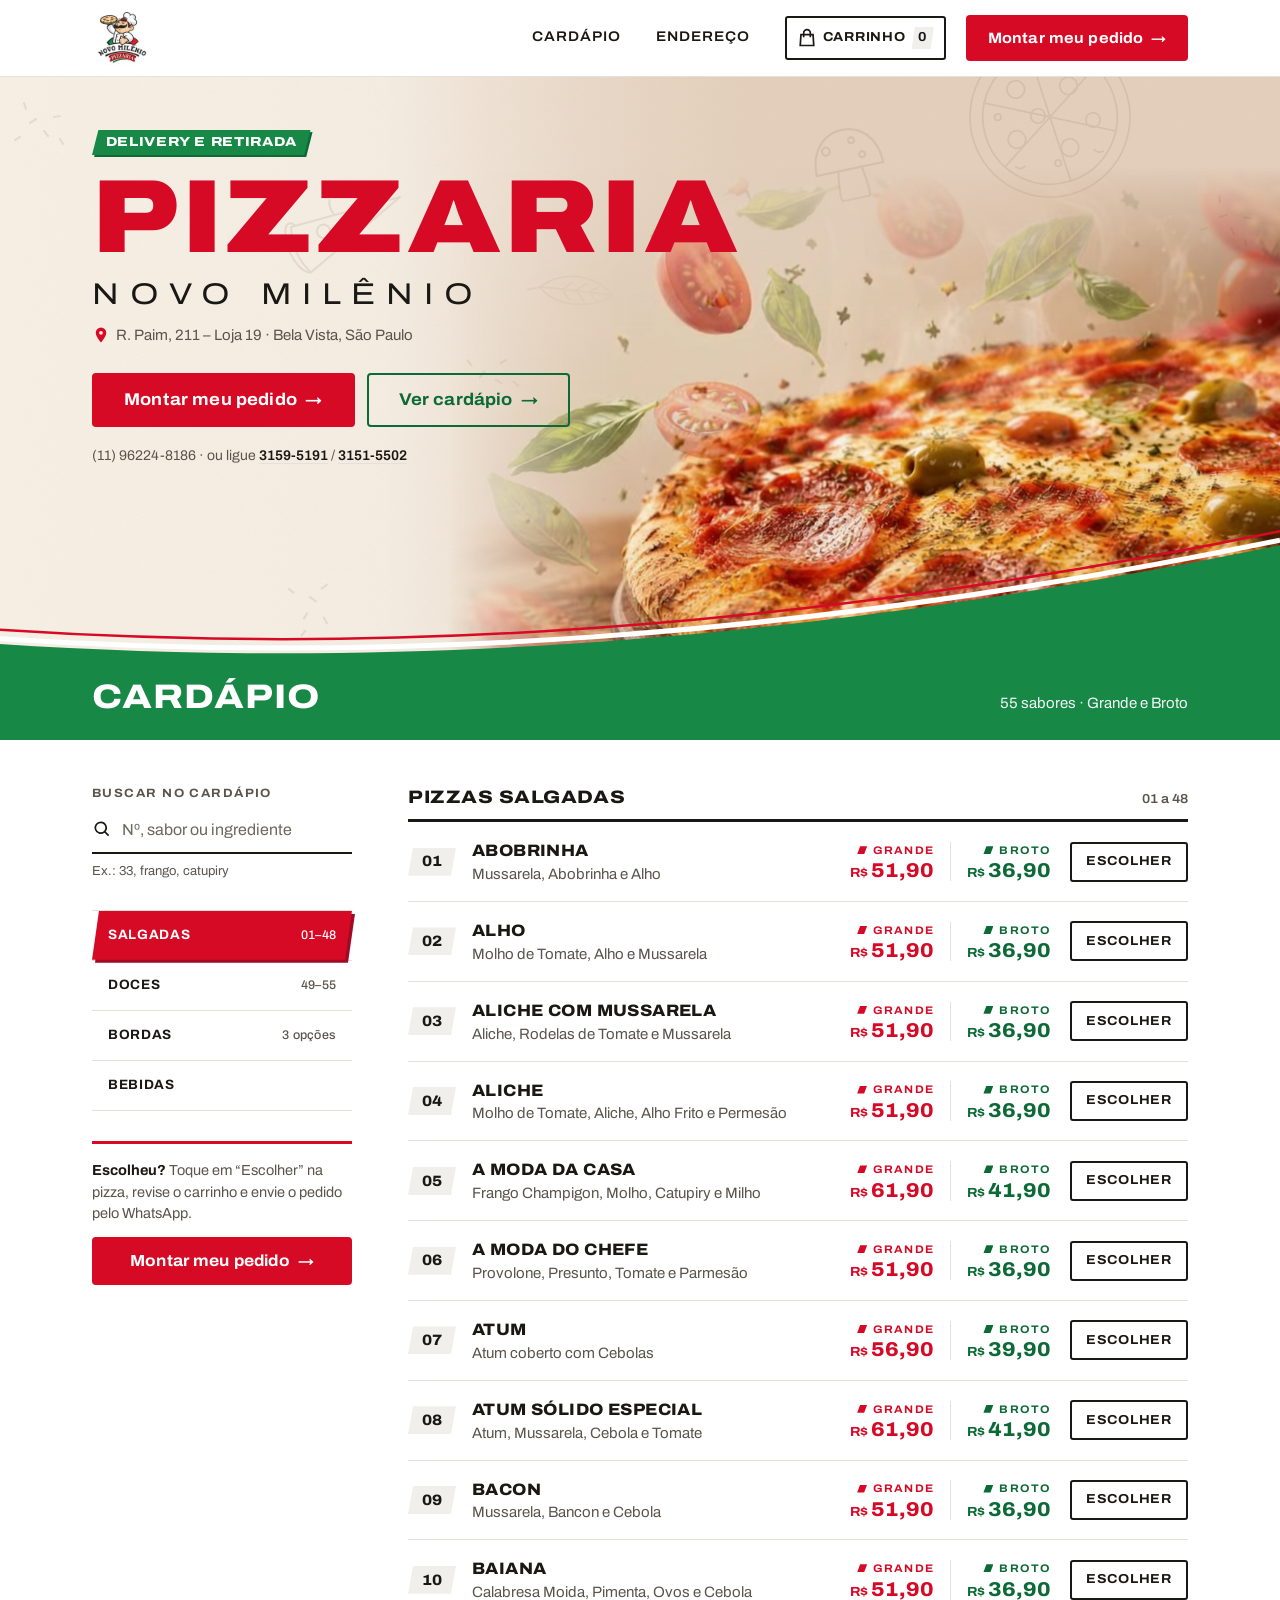
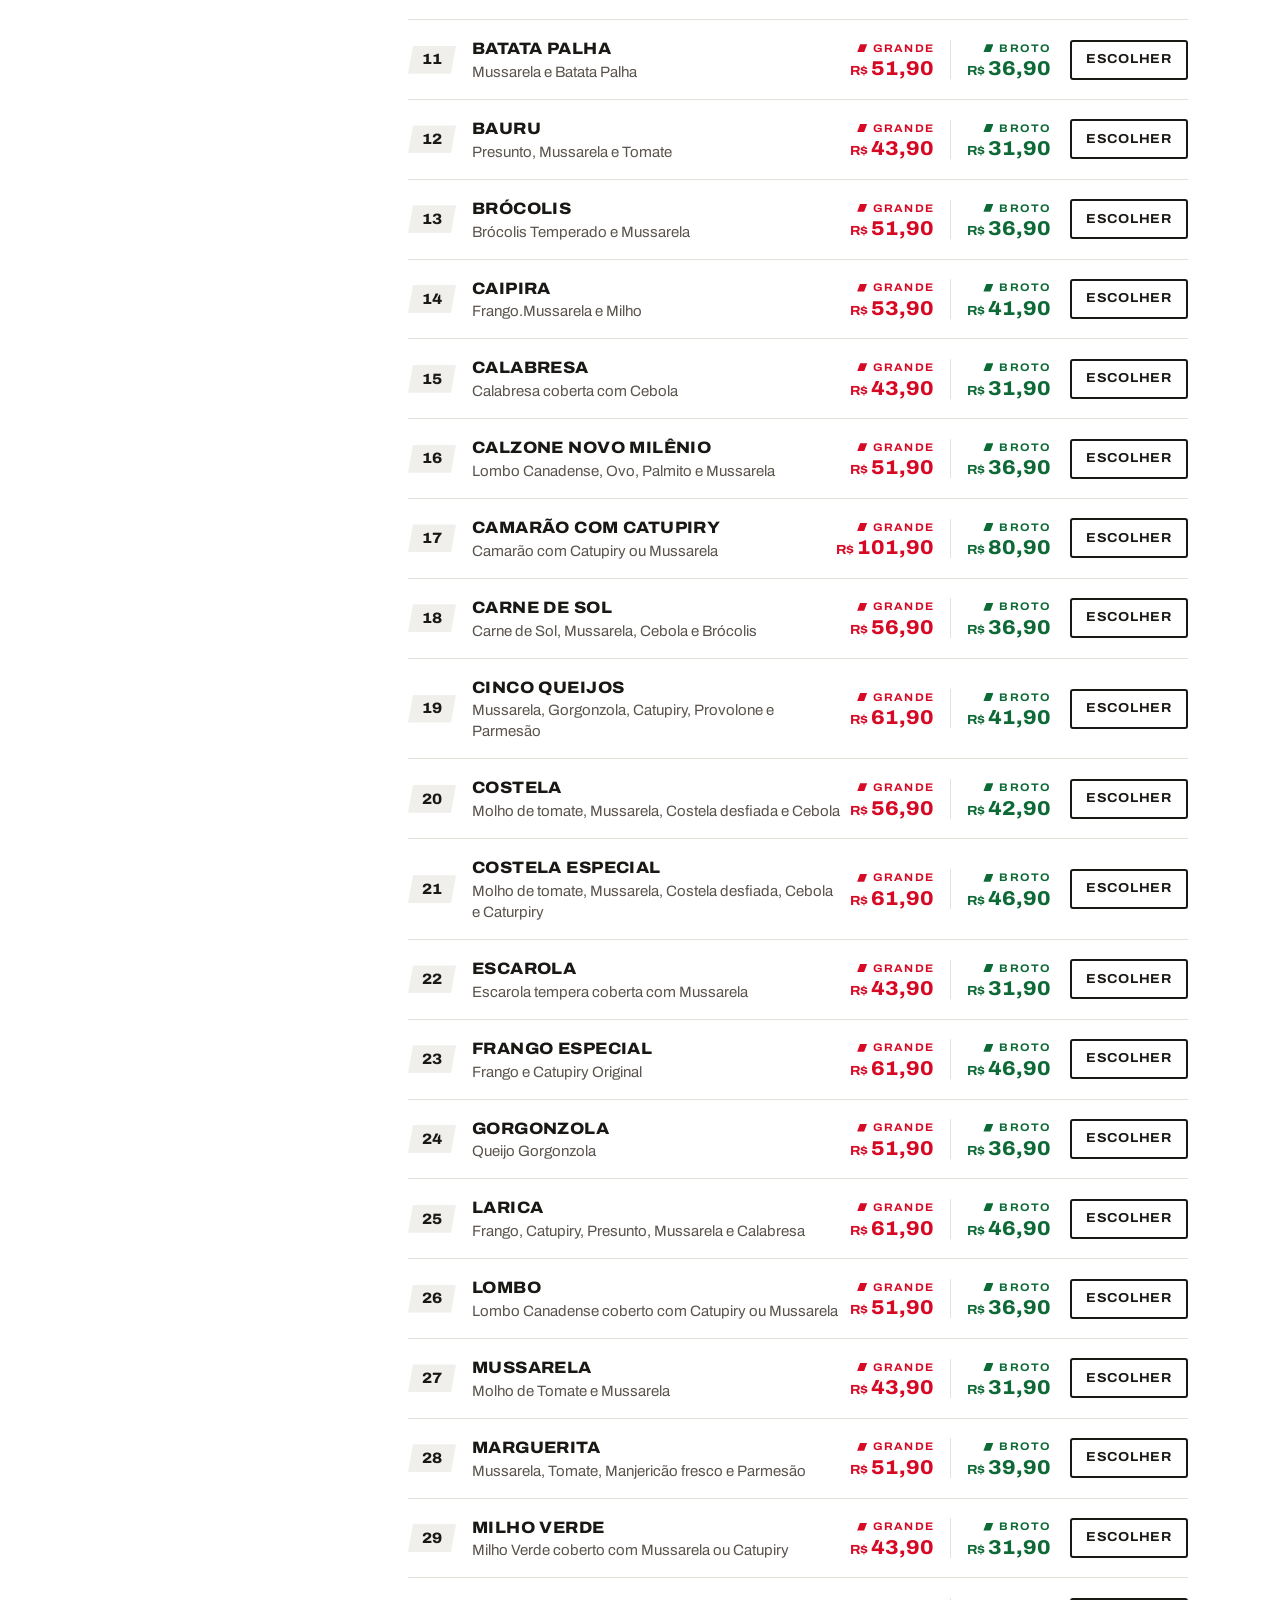
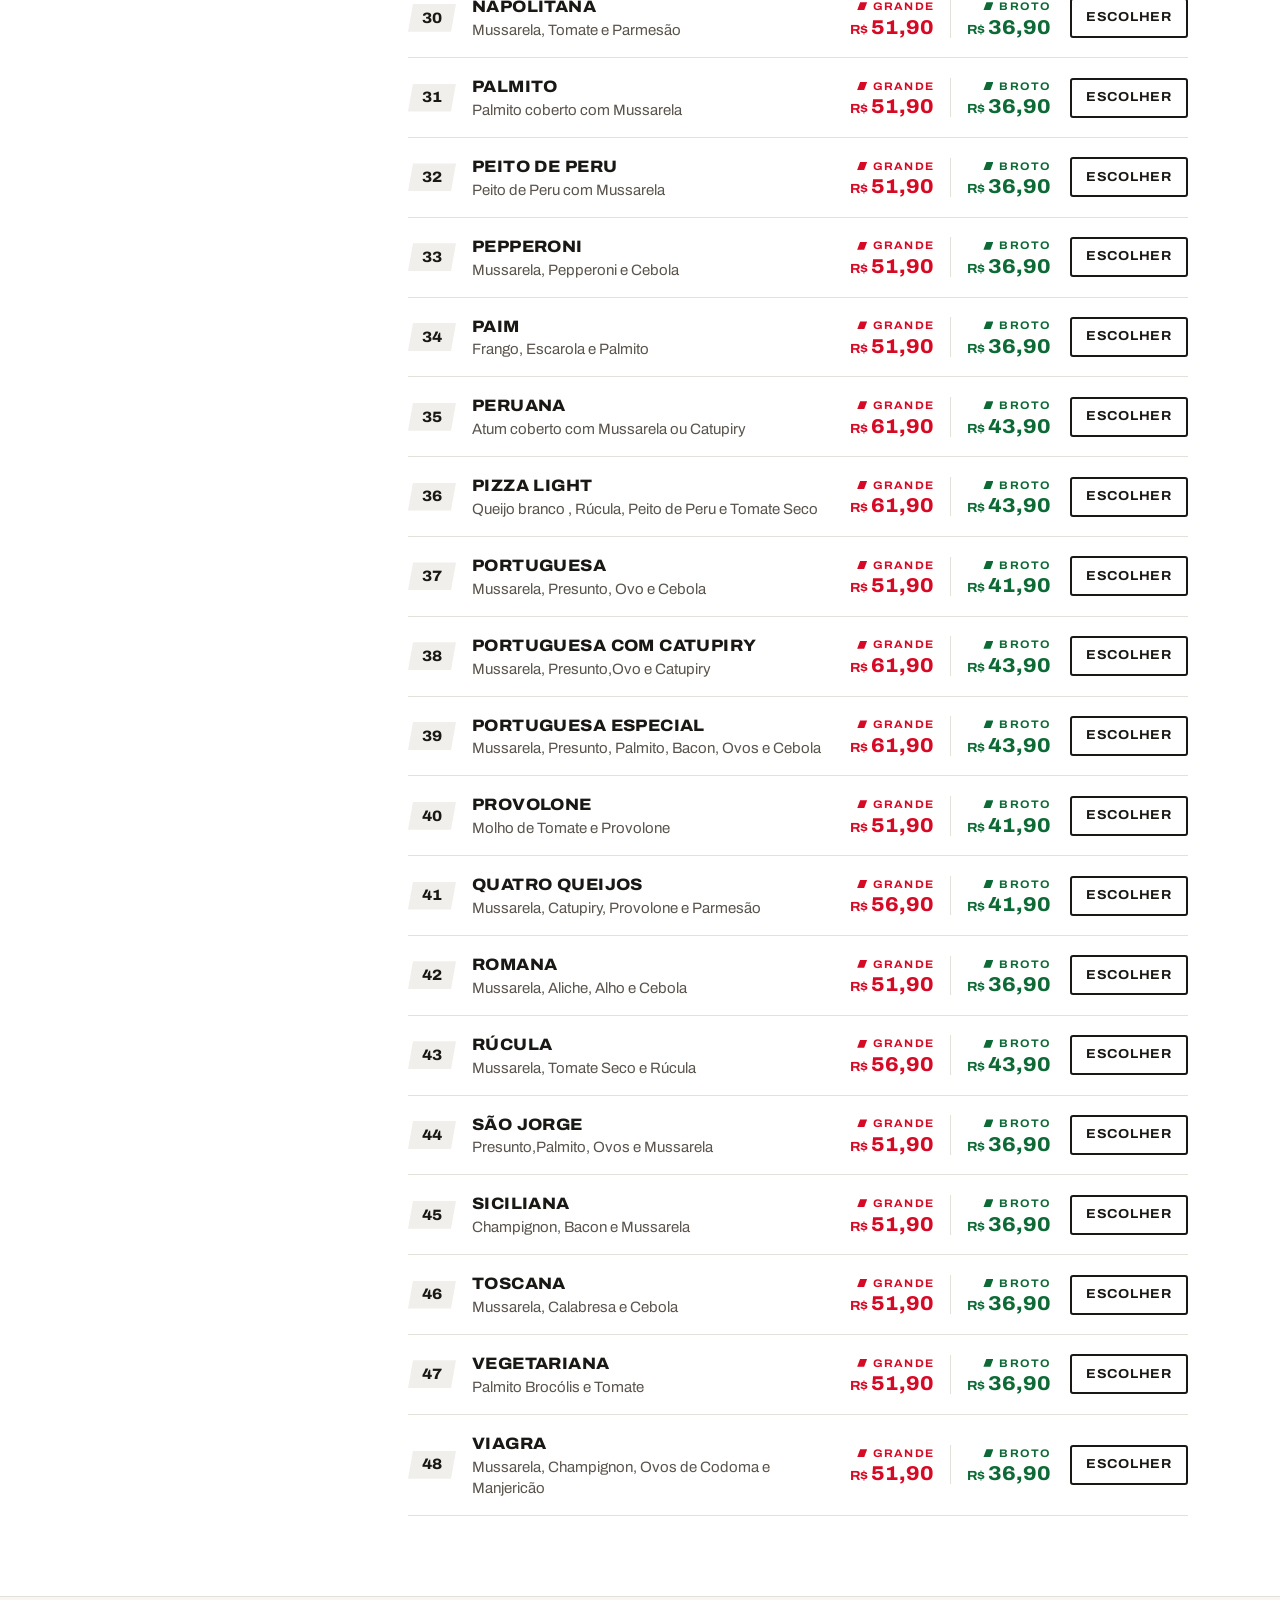
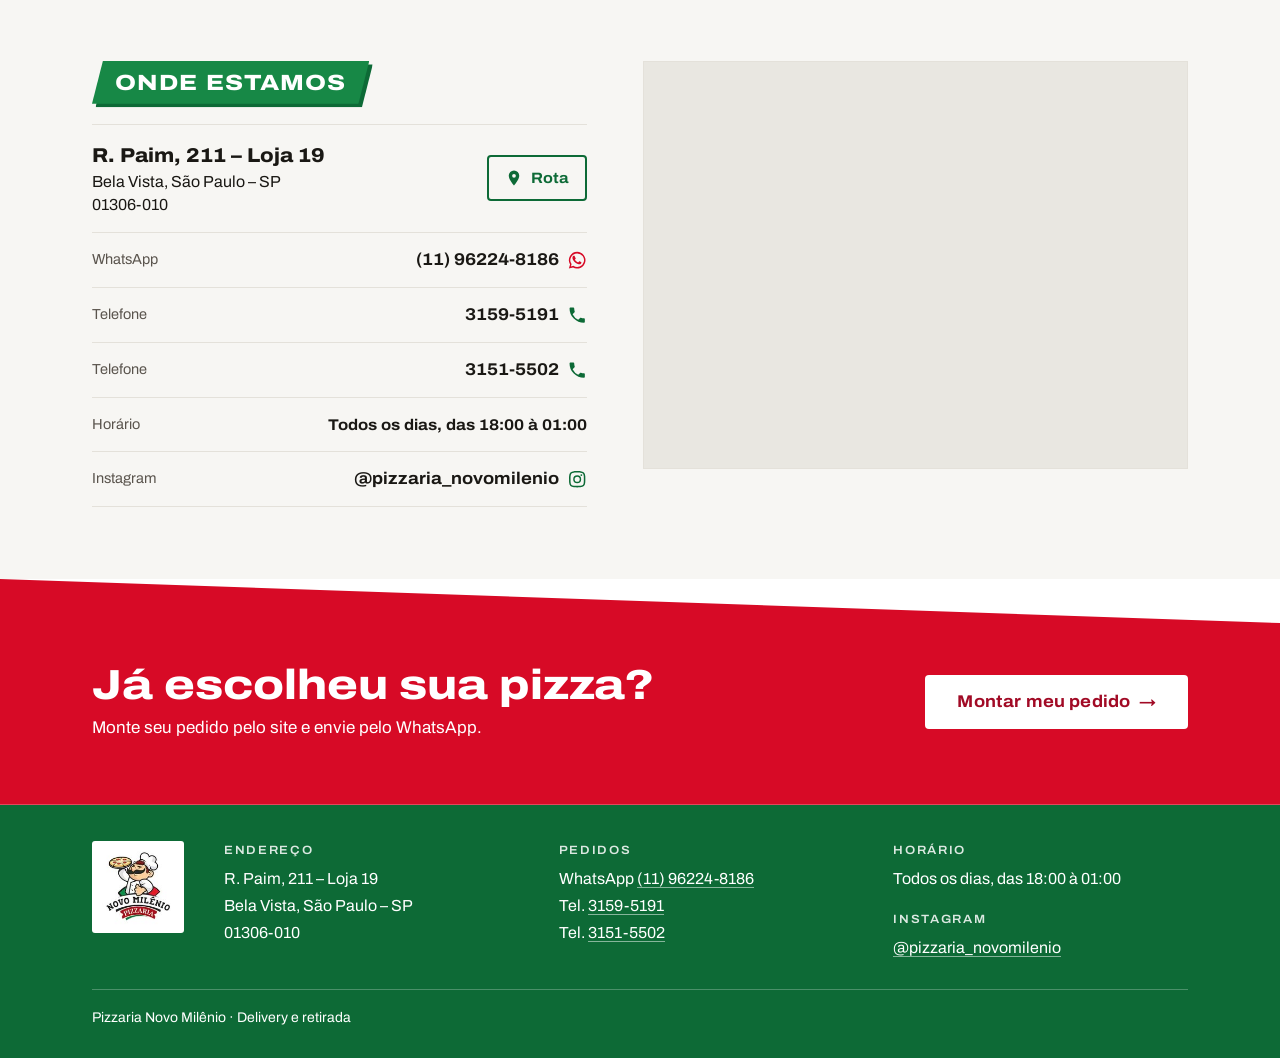
<file: index.html>
<!doctype html>
<html lang="pt-BR">
<head>
<meta charset="utf-8">
<meta name="viewport" content="width=device-width, initial-scale=1, viewport-fit=cover">
<title>Pizzaria Novo Milênio — Cardápio, delivery e retirada na Bela Vista</title>
<meta name="description" content="Pizzaria Novo Milênio — R. Paim, 211, Loja 19, Bela Vista, São Paulo. Cardápio com 55 sabores em Grande e Broto. Monte seu pedido pelo site e envie pelo WhatsApp (11) 96224-8186.">
<link rel="preconnect" href="https://fonts.googleapis.com">
<link rel="preconnect" href="https://fonts.gstatic.com" crossorigin>
<link href="https://fonts.googleapis.com/css2?family=Archivo:wdth,wght@75..125,400..900&display=swap" rel="stylesheet">
<link rel="stylesheet" href="css/estilo.css">
</head>
<body>

<svg width="0" height="0" style="position:absolute" aria-hidden="true">
  <symbol id="i-wa" viewBox="0 0 24 24"><path d="M12 2.2a9.8 9.8 0 0 0-8.4 14.8L2.2 21.8l4.9-1.3A9.8 9.8 0 1 0 12 2.2Zm0 1.8a8 8 0 1 1-4.2 14.8l-.3-.2-2.9.8.8-2.8-.2-.3A8 8 0 0 1 12 4Z"/><path d="M9.1 7.3c-.2-.4-.4-.4-.6-.4h-.5c-.2 0-.5.1-.7.3-.3.3-.9.9-.9 2.2s.9 2.5 1 2.7c.1.2 1.8 2.9 4.5 4 2.2.9 2.7.7 3.2.7.5-.1 1.5-.6 1.7-1.2.2-.6.2-1.1.2-1.2-.1-.1-.2-.2-.5-.3l-1.7-.8c-.2-.1-.4-.1-.6.1l-.8 1c-.1.2-.3.2-.5.1-.3-.1-1.1-.4-2-1.2-.8-.7-1.3-1.5-1.4-1.8-.2-.3 0-.4.1-.5l.4-.4.2-.4v-.4l-.9-2Z"/></symbol>
  <symbol id="i-tel" viewBox="0 0 24 24"><path d="M6.6 10.8a15.1 15.1 0 0 0 6.6 6.6l2.2-2.2c.3-.3.7-.4 1-.2 1.1.4 2.3.6 3.6.6.6 0 1 .4 1 1V20c0 .6-.4 1-1 1A17 17 0 0 1 3 4c0-.6.4-1 1-1h3.5c.6 0 1 .4 1 1 0 1.3.2 2.5.6 3.6.1.3 0 .7-.2 1l-2.3 2.2Z"/></symbol>
  <symbol id="i-pin" viewBox="0 0 24 24"><path d="M12 2a7 7 0 0 0-7 7c0 5.3 7 13 7 13s7-7.7 7-13a7 7 0 0 0-7-7Zm0 9.5a2.5 2.5 0 1 1 0-5 2.5 2.5 0 0 1 0 5Z"/></symbol>
  <symbol id="i-busca" viewBox="0 0 24 24"><path d="M10.5 3a7.5 7.5 0 0 1 5.96 12.05l4.25 4.24-1.42 1.42-4.24-4.25A7.5 7.5 0 1 1 10.5 3Zm0 2a5.5 5.5 0 1 0 0 11 5.5 5.5 0 0 0 0-11Z"/></symbol>
  <symbol id="i-insta" viewBox="0 0 24 24"><path d="M12 7.3a4.7 4.7 0 1 0 0 9.4 4.7 4.7 0 0 0 0-9.4Zm0 7.7a3 3 0 1 1 0-6 3 3 0 0 1 0 6Zm4.9-8.9a1.1 1.1 0 1 0 0 2.2 1.1 1.1 0 0 0 0-2.2ZM12 2.5c-2.6 0-2.9 0-3.9.1-3.5.2-5.4 2.1-5.6 5.6-.1 1-.1 1.3-.1 3.9s0 2.9.1 3.9c.2 3.5 2.1 5.4 5.6 5.6 1 .1 1.3.1 3.9.1s2.9 0 3.9-.1c3.5-.2 5.4-2.1 5.6-5.6.1-1 .1-1.3.1-3.9s0-2.9-.1-3.9c-.2-3.5-2.1-5.4-5.6-5.6-1-.1-1.3-.1-3.9-.1Zm0 1.7c2.5 0 2.8 0 3.8.1 2.6.1 3.8 1.3 3.9 3.9.1 1 .1 1.3.1 3.8s0 2.8-.1 3.8c-.1 2.6-1.3 3.8-3.9 3.9-1 .1-1.3.1-3.8.1s-2.8 0-3.8-.1c-2.6-.1-3.8-1.3-3.9-3.9-.1-1-.1-1.3-.1-3.8s0-2.8.1-3.8C4.4 5.6 5.6 4.4 8.2 4.3c1-.1 1.3-.1 3.8-.1Z"/></symbol>
  <symbol id="i-sacola" viewBox="0 0 24 24"><path d="M7 7V6a5 5 0 0 1 10 0v1h3.2l1 15H2.8l1-15H7Zm2 0h6V6a3 3 0 0 0-6 0v1Zm-3.3 2-.7 11h14l-.7-11H17v2h-2V9H9v2H7V9H5.7Z"/></symbol>
</svg>


<!-- ============================ HEADER ============================ -->
<header class="topo">
  <div class="wrap">
    <a class="topo-logo" href="#inicio"><img src="assets/logoNovoMilenio.jpg" width="150" height="150" alt="Pizzaria Novo Milênio — início"></a>
    <nav aria-label="Principal"><a href="#cardapio">Cardápio</a><a href="#onde-estamos">Endereço</a></nav>
    <button type="button" class="topo-carrinho" data-abrir-carrinho aria-label="Abrir carrinho, vazio"><svg class="ico" aria-hidden="true"><use href="#i-sacola"/></svg><span class="tc-txt" aria-hidden="true">Carrinho</span><span class="tc-n" data-carrinho-qtd aria-hidden="true">0</span></button>
    <a data-cta-pedido class="btn btn-zap" href="#cardapio">Montar meu pedido <span aria-hidden="true">→</span></a>
  </div>
</header>

<main id="inicio">

<!-- ============================ HERO ============================ -->
<section class="hero" aria-labelledby="h-marca">
  <div class="hero-fundo" aria-hidden="true"></div>
  <div class="wrap hero-grid">
    <div class="hero-txt">
      <span class="faixa verde">Delivery e retirada</span>
      <h1 class="marca" id="h-marca"><span class="marca-1">PIZZARIA</span><span class="marca-2">NOVO MILÊNIO</span></h1>
      <p class="hero-local"><svg class="ico"><use href="#i-pin"/></svg>R. Paim, 211 – Loja 19 · Bela Vista, São Paulo</p>
      <div class="hero-pedido" data-cta-hero>
        <div class="hero-botoes">
          <a class="btn btn-zap hero-montar" href="#cardapio">Montar meu pedido <span aria-hidden="true">→</span></a>
          <a class="btn btn-linha hero-cardapio" href="#cardapio">Ver cardápio <span aria-hidden="true">→</span></a>
        </div>
        <p class="hero-fones">(11) 96224-8186 · ou ligue <a href="tel:+551131595191">3159-5191</a> / <a href="tel:+551131515502">3151-5502</a></p>
      </div>
    </div>
    <!-- Pizza animada (decorativa). O vídeo só é carregado depois da página (js/hero.js);
         sem JavaScript, com "reduzir movimento" ou economia de dados, fica a imagem parada. -->
    <div class="hero-visual" aria-hidden="true">
      <picture>
        <source media="(min-width: 768px)" srcset="assets/hero-pizza-1280.webp">
        <img class="hero-poster" src="assets/hero-pizza-768.webp" width="1280" height="720" alt="" decoding="async" fetchpriority="high">
      </picture>
      <video class="hero-video" muted loop playsinline preload="none" disablepictureinpicture tabindex="-1"
        data-src-grande="assets/hero-pizza-1280" data-src-pequeno="assets/hero-pizza-768"></video>
    </div>
  </div>
  <!-- Curva verde inferior (linha vermelha + linha branca + verde), como no banner -->
  <svg class="hero-curva" viewBox="0 0 1440 160" preserveAspectRatio="none" aria-hidden="true" focusable="false">
    <path class="hc-vermelho" d="M0 118C420 146 880 122 1440 6" />
    <path class="hc-branco" d="M0 128C420 156 880 132 1440 16" />
    <path class="hc-verde" d="M0 134C420 162 880 138 1440 22V160H0Z" />
  </svg>
</section>

<!-- ============================ CARDÁPIO ============================ -->
<section class="cardapio" id="cardapio" aria-labelledby="h-cardapio">
  <div class="banda">
    <div class="wrap"><h2 id="h-cardapio">Cardápio</h2><p>55 sabores · Grande e Broto</p></div>
  </div>

  <div class="wrap corpo">
    <aside class="ferramentas" aria-label="Buscar e navegar no cardápio">
      <label class="busca-rotulo" for="q">Buscar no cardápio</label>
      <div class="busca">
        <svg class="ico"><use href="#i-busca"/></svg>
        <input id="q" type="search" inputmode="search" enterkeyhint="search" autocomplete="off" placeholder="Nº, sabor ou ingrediente" aria-describedby="dica">
        <button type="button" class="limpar" aria-label="Limpar busca">×</button>
      </div>
      <p class="busca-dica" id="dica">Ex.: 33, frango, catupiry</p>
      <ul class="cats" aria-label="Categorias">
        <li><button type="button" class="cat" data-cat="salgadas" aria-pressed="true">Salgadas <small>01–48</small></button></li>
        <li><button type="button" class="cat" data-cat="doces" aria-pressed="false">Doces <small>49–55</small></button></li>
        <li><button type="button" class="cat" data-cat="bordas" aria-pressed="false">Bordas <small>3 opções</small></button></li>
        <li><button type="button" class="cat" data-cat="bebidas" aria-pressed="false">Bebidas</button></li>
      </ul>
      <div class="zap-lateral">
        <p><strong>Escolheu?</strong> Toque em “Escolher” na pizza, revise o carrinho e envie o pedido pelo WhatsApp.</p>
        <a data-cta-pedido class="btn btn-zap" href="#cardapio">Montar meu pedido <span aria-hidden="true">→</span></a>
      </div>
    </aside>

    <div class="lista-area">
      <p class="status" role="status" aria-live="polite"></p>
      <div id="lista"><noscript><p class="vazio">Para ver o cardápio, ative o JavaScript do navegador ou peça pelo WhatsApp (11) 96224-8186.</p></noscript></div>
      <div class="fim-lista">
        <p>Escolheu?<span>Toque em “Escolher”, revise o carrinho e envie pelo WhatsApp.</span></p>
        <a data-cta-pedido href="#cardapio">Montar meu pedido <span aria-hidden="true">→</span></a>
      </div>
      <p class="voltar"><a href="#cardapio" data-voltar-cardapio>↑ Voltar às categorias e à busca</a></p>
    </div>
  </div>
</section>

<!-- ============================ ONDE ESTAMOS ============================ -->
<section class="local" id="onde-estamos" aria-labelledby="h-local">
  <div class="wrap">
    <div>
      <h2 class="faixa verde" id="h-local">Onde estamos</h2>
      <div class="endereco">
        <address><strong>R. Paim, 211 – Loja 19</strong>Bela Vista, São Paulo – SP<br>01306-010</address>
        <a class="btn btn-linha" href="https://www.google.com/maps/dir/?api=1&destination=R.+Paim,+211+-+Bela+Vista,+S%C3%A3o+Paulo+-+SP,+01306-010" target="_blank" rel="noopener"><svg class="ico"><use href="#i-pin"/></svg>Rota</a>
      </div>
      <ul class="contatos">
        <li><a href="https://wa.me/5511962248186" target="_blank" rel="noopener"><span>WhatsApp</span><strong>(11) 96224-8186 <svg class="ico"><use href="#i-wa"/></svg></strong></a></li>
        <li><a href="tel:+551131595191"><span>Telefone</span><strong>3159-5191 <svg class="ico"><use href="#i-tel"/></svg></strong></a></li>
        <li><a href="tel:+551131515502"><span>Telefone</span><strong>3151-5502 <svg class="ico"><use href="#i-tel"/></svg></strong></a></li>
        <li class="contato-horario"><span>Horário</span><strong data-horario>Todos os dias, das 18:00 à 01:00</strong></li>
        <li><a href="https://www.instagram.com/pizzaria_novomilenio/" target="_blank" rel="noopener"><span>Instagram</span><strong>@pizzaria_novomilenio <svg class="ico"><use href="#i-insta"/></svg></strong></a></li>
      </ul>
    </div>
    <div class="mapa"><iframe title="Mapa: R. Paim, 211 – Bela Vista, São Paulo" loading="lazy" src="https://maps.google.com/maps?q=R.%20Paim%2C%20211%20-%20Bela%20Vista%2C%20S%C3%A3o%20Paulo%20-%20SP%2C%2001306-010&z=17&output=embed"></iframe></div>
  </div>
</section>

<!-- ============================ CTA FINAL ============================ -->
<section class="cta-final" data-cta-final aria-labelledby="h-final">
  <div class="wrap">
    <div><h2 id="h-final">Já escolheu sua pizza?</h2><p>Monte seu pedido pelo site e envie pelo WhatsApp.</p></div>
    <a data-cta-pedido class="btn btn-branco" href="#cardapio">Montar meu pedido <span aria-hidden="true">→</span></a>
  </div>
</section>
</main>

<footer class="rodape">
  <div class="wrap">
    <img class="rodape-logo" src="assets/logoNovoMilenio.jpg" width="150" height="150" alt="Pizzaria Novo Milênio" loading="lazy">
    <div><h3>Endereço</h3><address>R. Paim, 211 – Loja 19<br>Bela Vista, São Paulo – SP<br>01306-010</address></div>
    <div><h3>Pedidos</h3><p>WhatsApp <a href="https://wa.me/5511962248186" target="_blank" rel="noopener">(11) 96224-8186</a><br>Tel. <a href="tel:+551131595191">3159-5191</a><br>Tel. <a href="tel:+551131515502">3151-5502</a></p></div>
    <div><h3>Horário</h3><p data-horario>Todos os dias, das 18:00 à 01:00</p><h3 class="rodape-h3-2">Instagram</h3><p><a href="https://www.instagram.com/pizzaria_novomilenio/" target="_blank" rel="noopener">@pizzaria_novomilenio</a></p></div>
    <p class="rodape-base">Pizzaria Novo Milênio · Delivery e retirada</p>
  </div>
</footer>

<!-- ============================ MONTAGEM DA PIZZA (Etapa 4) ============================ -->
<dialog id="montagem" class="montagem" aria-labelledby="mt-titulo">
  <header class="mt-topo">
    <button type="button" class="mt-voltar" data-mt-fechar aria-label="Voltar ao cardápio"><span aria-hidden="true">←</span></button>
    <h2 id="mt-titulo">Monte sua pizza</h2>
    <button type="button" class="mt-x" data-mt-fechar aria-label="Fechar montagem"><span aria-hidden="true">×</span></button>
  </header>

  <div class="mt-corpo">
    <fieldset class="mt-bloco">
      <legend class="mt-h"><span class="mt-passo">1</span>Tamanho</legend>
      <div class="mt-tamanhos">
        <label class="mt-tam mt-tam-grande">
          <input type="radio" name="mt-tamanho" value="grande">
          <span class="mt-tam-nome">Grande</span>
          <span class="mt-tam-regra">Escolha até 3 sabores</span>
          <span class="mt-tam-obs">Pode misturar salgado e doce</span>
          <span class="mt-tam-preco"></span>
          <span class="mt-tam-check" aria-hidden="true">✓ Selecionado</span>
        </label>
        <label class="mt-tam mt-tam-broto">
          <input type="radio" name="mt-tamanho" value="broto">
          <span class="mt-tam-nome">Broto</span>
          <span class="mt-tam-regra">Escolha até 2 sabores</span>
          <span class="mt-tam-obs">Do mesmo tipo: só salgados ou só doces</span>
          <span class="mt-tam-preco"></span>
          <span class="mt-tam-check" aria-hidden="true">✓ Selecionado</span>
        </label>
      </div>
    </fieldset>

    <section class="mt-bloco" aria-labelledby="mt-h-sabores">
      <h3 class="mt-h" id="mt-h-sabores"><span class="mt-passo">2</span>Sabores</h3>
      <p class="mt-contador" aria-live="polite"></p>
      <p class="mt-regra" hidden></p>
      <ol class="mt-escolhidos"></ol>
      <p class="mt-aviso" role="status" hidden></p>
      <div class="mt-procura">
        <label class="mt-rotulo" for="mt-busca">Adicionar outro sabor</label>
        <div class="mt-campo">
          <svg class="ico" aria-hidden="true"><use href="#i-busca"/></svg>
          <input id="mt-busca" type="search" inputmode="search" enterkeyhint="search" autocomplete="off" placeholder="Nº, sabor ou ingrediente" aria-describedby="mt-dica">
          <button type="button" class="mt-limpar" aria-label="Limpar busca de sabor" hidden>×</button>
        </div>
        <p class="mt-dica" id="mt-dica" aria-live="polite"></p>
        <ul class="mt-resultados"></ul>
      </div>
    </section>

    <fieldset class="mt-bloco">
      <legend class="mt-h"><span class="mt-passo">3</span>Borda</legend>
      <p class="mt-ajuda mt-ajuda-borda" id="mt-borda-ajuda">Opcional. O valor da borda é somado ao preço da pizza.</p>
      <div class="mt-bordas" role="radiogroup" aria-describedby="mt-borda-ajuda"></div>
    </fieldset>

    <section class="mt-bloco">
      <h3 class="mt-h"><span class="mt-passo">4</span><label for="mt-obs">Observações</label></h3>
      <textarea id="mt-obs" rows="3" maxlength="300" placeholder="Ex.: sem cebola, pouco queijo, retirar ingrediente..." aria-describedby="mt-obs-ajuda"></textarea>
      <p class="mt-ajuda" id="mt-obs-ajuda">Opcional. Texto livre enviado junto com o pedido.</p>
    </section>

    <section class="mt-bloco mt-resumo" aria-labelledby="mt-h-resumo">
      <h3 class="mt-h" id="mt-h-resumo"><span class="mt-passo">5</span>Sua pizza</h3>
      <div class="mt-resumo-conteudo"></div>
    </section>
  </div>

  <footer class="mt-rodape">
    <div class="mt-preco"><small></small><strong></strong></div>
    <div class="mt-acao">
      <button type="button" class="btn btn-zap mt-adicionar" disabled>Adicionar pizza</button>
      <p class="mt-status" aria-live="polite"></p>
    </div>
  </footer>
</dialog>

<!-- ============================ CARRINHO (Etapa 5) ============================ -->
<dialog id="carrinho" class="montagem carrinho" aria-labelledby="cr-titulo">
  <header class="mt-topo">
    <button type="button" class="mt-voltar" data-cr-fechar aria-label="Voltar ao cardápio"><span aria-hidden="true">←</span></button>
    <h2 id="cr-titulo" tabindex="-1">Seu carrinho</h2>
    <button type="button" class="mt-x" data-cr-fechar aria-label="Fechar carrinho"><span aria-hidden="true">×</span></button>
  </header>

  <div class="mt-corpo" data-view-pane="carrinho">
    <p class="cr-status" role="status" aria-live="polite"></p>

    <div class="cr-vazio" hidden>
      <p class="cr-vazio-txt">Seu carrinho está vazio.</p>
      <p class="cr-vazio-sub">Escolha pizzas ou bebidas no cardápio.</p>
      <button type="button" class="btn btn-zap" data-cr-cardapio>Ver cardápio</button>
    </div>

    <ul class="cr-lista" aria-label="Pizzas no carrinho"></ul>

    <section class="cr-resumo mt-resumo" aria-labelledby="cr-h-resumo">
      <h3 class="mt-h" id="cr-h-resumo">Resumo</h3>
      <div class="cr-resumo-conteudo mt-resumo-conteudo"></div>
    </section>
  </div>

  <footer class="mt-rodape cr-rodape" data-view-pane="carrinho">
    <div class="mt-preco cr-total"><small></small><strong></strong></div>
    <div class="cr-botoes">
      <button type="button" class="btn btn-linha cr-continuar" data-cr-fechar>Continuar comprando</button>
      <button type="button" class="btn btn-zap cr-avancar">Avançar</button>
    </div>
  </footer>

  <!-- ===================== DADOS DO PEDIDO (Etapa 6) ===================== -->
  <div class="mt-corpo pd-corpo" data-view-pane="dados">
    <p class="pd-pronto" tabindex="-1" role="status" hidden><strong>O WhatsApp foi aberto com seu pedido preenchido.</strong> Revise as informações e toque em enviar. <a class="pd-link-zap" href="https://wa.me/5511962248186" target="_blank" rel="noopener">Se o WhatsApp não abriu, toque aqui.</a></p>
    <div class="pd-layout">
      <details class="pd-resumo">
        <summary><span class="pd-resumo-tit">Seu pedido</span><span class="pd-resumo-linha"></span></summary>
        <div class="pd-resumo-conteudo"></div>
      </details>

      <form id="pd-form" class="pd-form" novalidate>
        <div class="pd-erros" role="alert" tabindex="-1" hidden></div>

        <fieldset class="mt-bloco pd-recebimento" aria-describedby="pd-erro-recebimento">
          <legend class="mt-h"><span class="mt-passo">1</span>Como você vai receber o pedido?</legend>
          <div class="mt-tamanhos pd-opcoes">
            <label class="mt-tam pd-op">
              <input type="radio" name="recebimento" value="delivery" id="pd-rec-delivery" required>
              <span class="mt-tam-nome">Delivery</span>
              <span class="mt-tam-obs">Entrega no endereço que você informar</span>
              <span class="mt-tam-check" aria-hidden="true">✓ Selecionado</span>
            </label>
            <label class="mt-tam pd-op">
              <input type="radio" name="recebimento" value="retirada" id="pd-rec-retirada">
              <span class="mt-tam-nome">Retirada</span>
              <span class="mt-tam-obs">Você retira na pizzaria</span>
              <span class="mt-tam-check" aria-hidden="true">✓ Selecionado</span>
            </label>
          </div>
          <p class="pd-erro" id="pd-erro-recebimento" hidden></p>
        </fieldset>

        <section class="mt-bloco" aria-labelledby="pd-h-dados">
          <h3 class="mt-h" id="pd-h-dados"><span class="mt-passo">2</span>Seus dados</h3>
          <div class="pd-campo">
            <label for="pd-nome">Nome <span class="pd-obrig">obrigatório</span></label>
            <input id="pd-nome" name="nome" type="text" autocomplete="name" maxlength="80" placeholder="Seu nome" required aria-describedby="pd-erro-nome">
            <p class="pd-erro" id="pd-erro-nome" hidden></p>
          </div>
          <div class="pd-campo">
            <label for="pd-whatsapp">WhatsApp <span class="pd-obrig">obrigatório</span></label>
            <input id="pd-whatsapp" name="whatsapp" type="tel" inputmode="tel" autocomplete="tel-national" maxlength="20" placeholder="(11) 99999-9999" required aria-describedby="pd-ajuda-whatsapp pd-erro-whatsapp">
            <p class="pd-ajuda" id="pd-ajuda-whatsapp">Celular com DDD, para a pizzaria falar com você sobre o pedido.</p>
            <p class="pd-erro" id="pd-erro-whatsapp" hidden></p>
          </div>
        </section>

        <section class="mt-bloco pd-entrega" aria-labelledby="pd-h-entrega" hidden>
          <h3 class="mt-h" id="pd-h-entrega"><span class="mt-passo">3</span>Endereço de entrega</h3>
          <div class="pd-campo">
            <label for="pd-endereco">Endereço <span class="pd-obrig">obrigatório</span></label>
            <input id="pd-endereco" name="endereco" type="text" autocomplete="address-line1" maxlength="120" placeholder="Rua, avenida, etc." aria-describedby="pd-erro-endereco">
            <p class="pd-erro" id="pd-erro-endereco" hidden></p>
          </div>
          <div class="pd-linha">
            <div class="pd-campo pd-campo-numero">
              <label for="pd-numero">Número <span class="pd-obrig">obrigatório</span></label>
              <input id="pd-numero" name="numero" type="text" autocomplete="off" maxlength="10" placeholder="211" aria-describedby="pd-erro-numero">
              <p class="pd-erro" id="pd-erro-numero" hidden></p>
            </div>
            <div class="pd-campo">
              <label for="pd-complemento">Complemento <span class="pd-opc">opcional</span></label>
              <input id="pd-complemento" name="complemento" type="text" autocomplete="address-line2" maxlength="80" placeholder="Apartamento, bloco, sala...">
            </div>
          </div>
          <div class="pd-campo">
            <label for="pd-referencia">Referência <span class="pd-opc">opcional</span></label>
            <input id="pd-referencia" name="referencia" type="text" autocomplete="off" maxlength="120" placeholder="Ex.: próximo ao...">
          </div>
          <div class="pd-campo">
            <label for="pd-observacoesEntrega">Observações da entrega <span class="pd-opc">opcional</span></label>
            <textarea id="pd-observacoesEntrega" name="observacoesEntrega" rows="3" maxlength="200" placeholder="Alguma informação para a entrega?" aria-describedby="pd-contador"></textarea>
            <p class="pd-ajuda pd-contador" id="pd-contador" aria-live="off"></p>
          </div>
        </section>

        <section class="mt-bloco pd-retirada" aria-labelledby="pd-h-retirada" hidden>
          <h3 class="mt-h" id="pd-h-retirada"><span class="mt-passo">3</span>Local de retirada</h3>
          <address class="pd-local-retirada"></address>
          <p class="pd-ajuda">Horário: <span class="pd-horario"></span></p>
        </section>

        <p class="pd-escolha">Escolha Delivery ou Retirada para ver os próximos campos.</p>

        <fieldset class="mt-bloco pd-pagamento" aria-describedby="pd-ajuda-pag pd-erro-formaPagamento">
          <legend class="mt-h"><span class="mt-passo">4</span>Forma de pagamento</legend>
          <p class="pd-ajuda" id="pd-ajuda-pag">Só para a pizzaria saber como você pretende pagar. Nada é cobrado pelo site.</p>
          <div class="pd-pag-opcoes">
            <label class="pd-pag-op"><input type="radio" name="formaPagamento" value="pix" id="pd-pag-pix" required><span>Pix</span></label>
            <label class="pd-pag-op"><input type="radio" name="formaPagamento" value="dinheiro" id="pd-pag-dinheiro"><span>Dinheiro</span></label>
            <label class="pd-pag-op"><input type="radio" name="formaPagamento" value="debito" id="pd-pag-debito"><span>Cartão de débito</span></label>
            <label class="pd-pag-op"><input type="radio" name="formaPagamento" value="credito" id="pd-pag-credito"><span>Cartão de crédito</span></label>
            <label class="pd-pag-op"><input type="radio" name="formaPagamento" value="outro" id="pd-pag-outro"><span>Outro</span></label>
          </div>
          <p class="pd-erro" id="pd-erro-formaPagamento" hidden></p>
        </fieldset>
      </form>
    </div>
  </div>

  <footer class="mt-rodape cr-rodape pd-rodape" data-view-pane="dados">
    <div class="mt-preco cr-total pd-total"></div>
    <div class="cr-botoes">
      <button type="button" class="btn btn-linha" data-pd-voltar>Voltar ao carrinho</button>
      <button type="submit" form="pd-form" class="btn btn-zap pd-continuar"><svg class="ico" aria-hidden="true"><use href="#i-wa"/></svg>Enviar pedido pelo WhatsApp</button>
    </div>
  </footer>
</dialog>

<p class="nm-toast" role="status" aria-live="polite"></p>

<!-- Barra de pedido: aparece quando o botão do hero sai da tela; some no CTA final e durante a digitação -->
<div class="barra" aria-hidden="true">
  <div class="barra-zap">
    <p class="barra-txt"><small>Monte seu pedido</small><strong>Envio pelo WhatsApp</strong></p>
    <a data-cta-pedido class="btn btn-zap" href="#cardapio" tabindex="-1">Montar pedido <span aria-hidden="true">→</span></a>
  </div>
  <div class="barra-carrinho">
    <p class="barra-txt"><small>Seu carrinho</small><strong data-barra-carrinho-txt>0 pizzas</strong></p>
    <button type="button" class="btn btn-zap" data-abrir-carrinho tabindex="-1"><svg class="ico"><use href="#i-sacola"/></svg>Ver carrinho</button>
  </div>
</div>

<script src="js/config.js"></script>
<script src="js/cardapio-dados.js"></script>
<script src="js/cardapio.js"></script>
<script src="js/montagem-regras.js"></script>
<script src="js/selecao.js"></script>
<script src="js/montagem.js"></script>
<script src="js/pedido.js"></script>
<script src="js/carrinho.js"></script>
<script src="js/whatsapp.js"></script>
<script src="js/hero.js" defer></script>
</body>
</html>
</file>
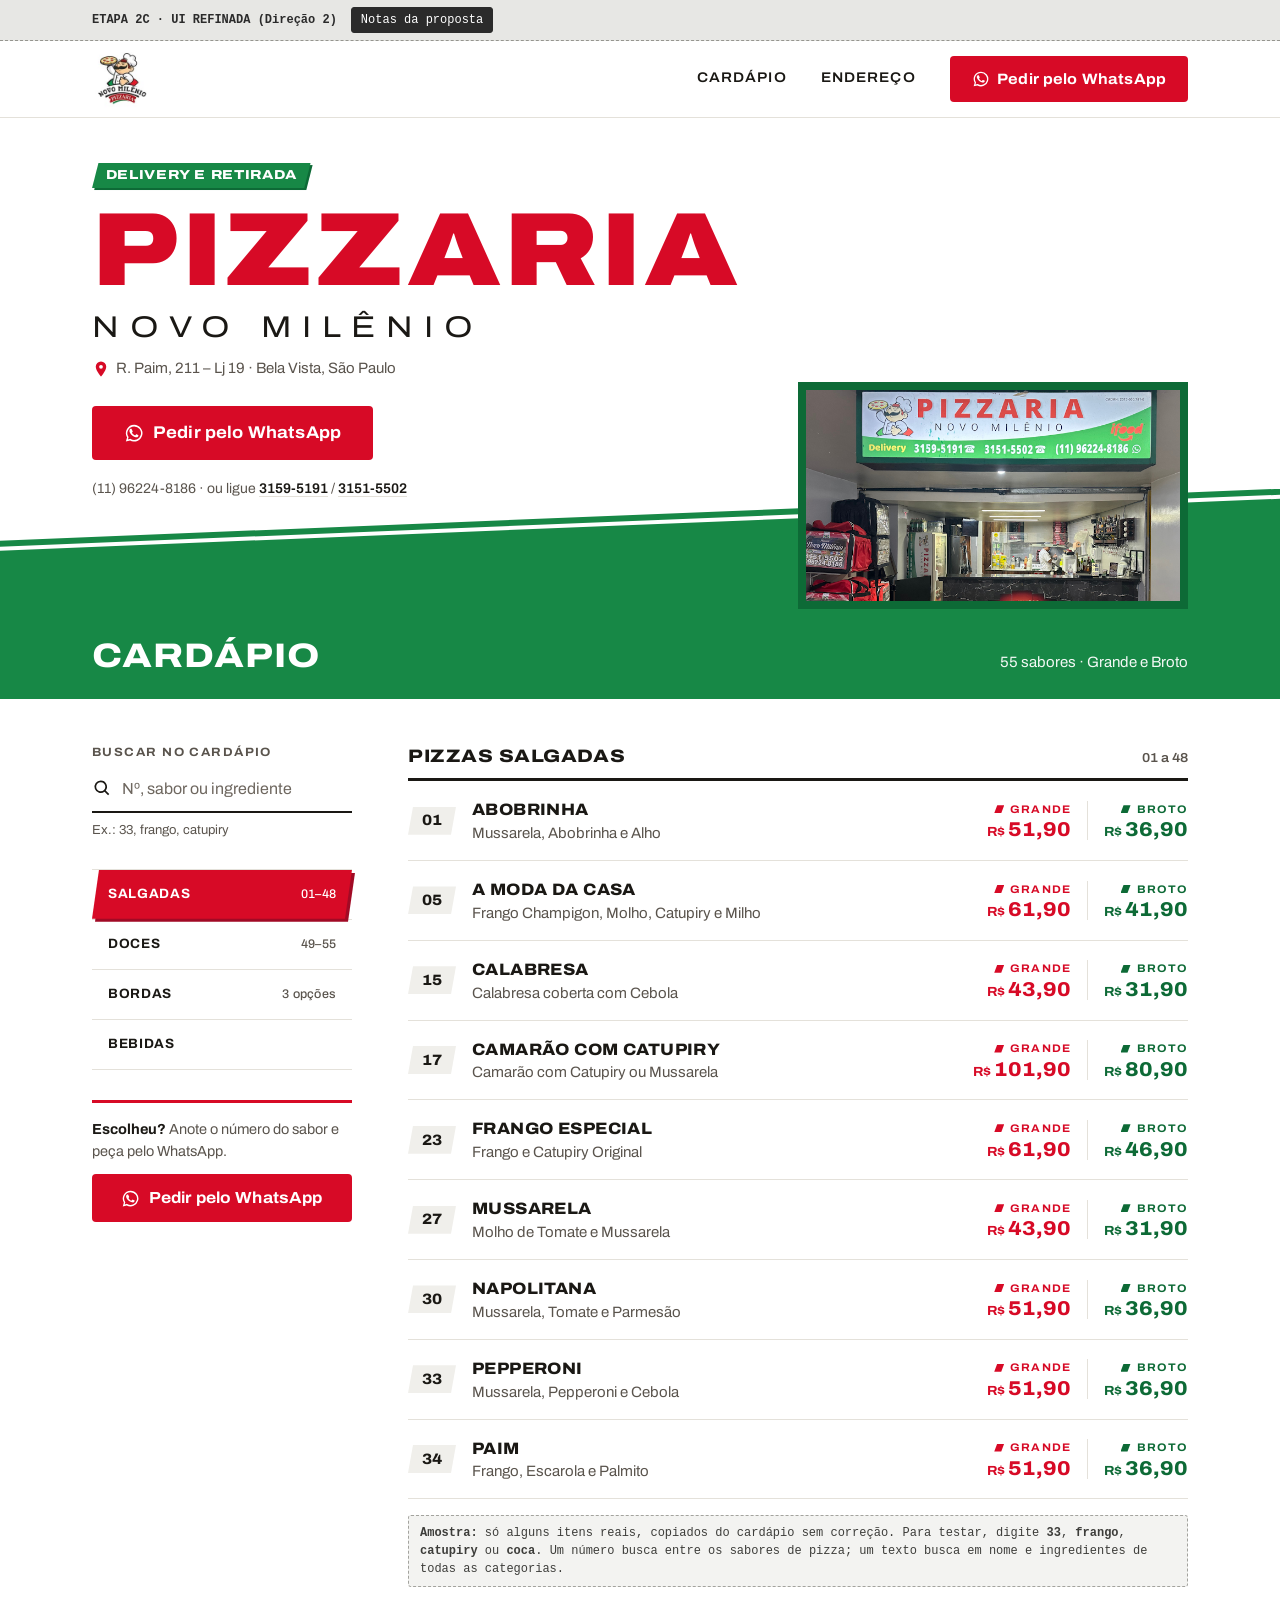
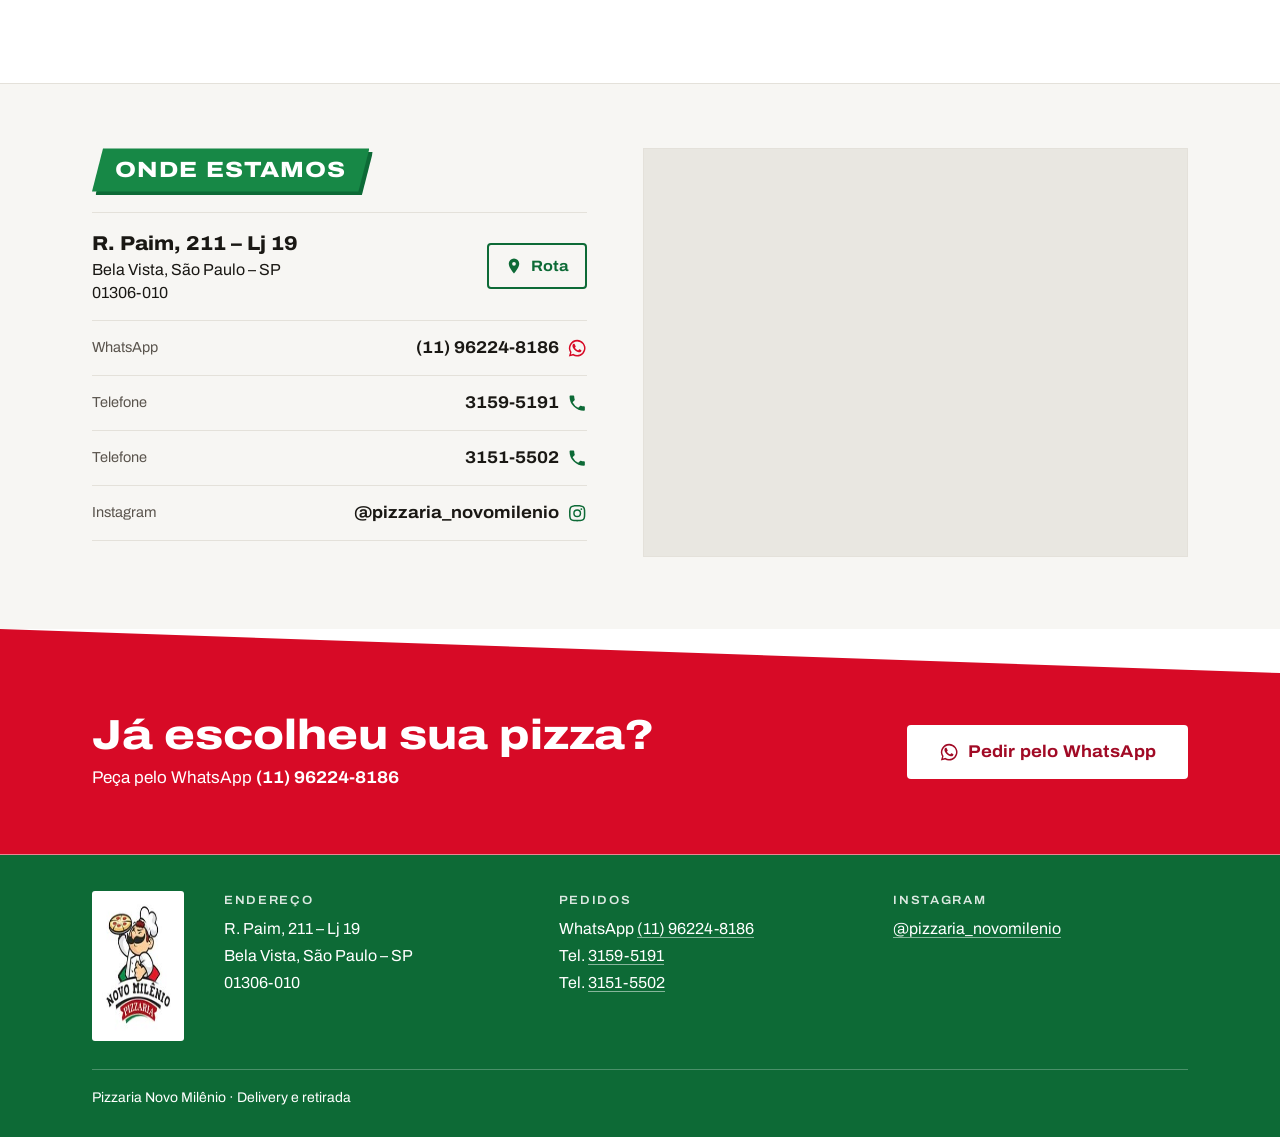
<file: etapa-2/proposta-visual.html>
<!doctype html>
<html lang="pt-BR" data-notas="1">
<head>
<meta charset="utf-8">
<meta name="viewport" content="width=device-width, initial-scale=1, viewport-fit=cover">
<title>Pizzaria Novo Milênio — Proposta de UI refinada (Etapa 2C)</title>
<meta name="robots" content="noindex">
<link rel="preconnect" href="https://fonts.googleapis.com">
<link rel="preconnect" href="https://fonts.gstatic.com" crossorigin>
<link href="https://fonts.googleapis.com/css2?family=Archivo:wdth,wght@75..125,400..900&display=swap" rel="stylesheet">
<style>
/* =====================================================================
   IDENTIDADE — cores de referência extraídas do cardápio, placa e logo
   ===================================================================== */
:root{
  --vermelho:#D70A26;
  --vermelho-esc:#A10A25;
  --verde:#178846;
  --verde-esc:#0D6A36;
  --branco:#FFFFFF;
  --papel:#F7F6F3;
  --cinza-faixa:#F0EFEB;   /* barras cinza das linhas do cardápio impresso */
  --divisor:#E4E1DA;
  --texto:#1A1814;
  --texto-2:#5A544D;
  --marca-busca:#FDE3E7;

  --f:"Archivo",Arial,Helvetica,sans-serif;
  --larga:118%;            /* títulos: versão larga, como "PIZZARIA" da placa */
  --semi:108%;             /* rótulos e números */

  --topo:56px;
  --barra:68px;            /* altura reservada para a barra de pedido no celular */
  --t:.15s;
}
@media (min-width:960px){:root{--topo:76px}}

*,*::before,*::after{box-sizing:border-box}
html{-webkit-text-size-adjust:100%}
body{margin:0;background:var(--branco);color:var(--texto);font-family:var(--f);font-size:16px;line-height:1.5;-webkit-font-smoothing:antialiased;padding-bottom:var(--barra)}
@media (min-width:960px){body{padding-bottom:0}}
img{display:block;max-width:100%}
a{color:inherit}
button,input{font:inherit;color:inherit}
h1,h2,h3,h4,p,figure,ul{margin:0}
ul{padding:0;list-style:none}
.wrap{max-width:1160px;margin:0 auto;padding:0 16px}
@media (min-width:768px){.wrap{padding:0 32px}}
.sr{position:absolute!important;width:1px;height:1px;overflow:hidden;clip:rect(0 0 0 0);white-space:nowrap}
.ico{width:1.2em;height:1.2em;flex:none;fill:currentColor}
:focus-visible{outline:3px solid var(--texto);outline-offset:2px}
@media (prefers-reduced-motion:no-preference){html{scroll-behavior:smooth}}

/* Controle da proposta (não faz parte do site) */
.proposta{background:#E7E7E4;border-bottom:1px dashed #95958F;font:12px/1.35 ui-monospace,Menlo,Consolas,monospace;color:#2b2b2b}
.proposta .wrap{display:flex;flex-wrap:wrap;gap:6px 14px;align-items:center;padding-top:7px;padding-bottom:7px}
.proposta button{font:inherit;border:1px solid #8a8a85;background:#fff;padding:4px 9px;border-radius:3px;cursor:pointer}
.proposta button[aria-pressed="true"]{background:#2b2b2b;color:#fff;border-color:#2b2b2b}
.nota{font:12px/1.5 ui-monospace,Menlo,Consolas,monospace;color:#3d3d3a;background:#F3F3F1;border:1px dashed #A3A39E;padding:8px 11px;border-radius:3px;margin:16px 0}
.nota b{font-weight:700}
html[data-notas="0"] .nota{display:none}

/* =====================================================================
   PEÇAS DERIVADAS DO CARDÁPIO IMPRESSO
   ===================================================================== */
.faixa{position:relative;isolation:isolate;display:inline-block;color:#fff;font-family:var(--f);font-stretch:var(--larga);font-weight:800;text-transform:uppercase;letter-spacing:.05em;line-height:1;padding:.5em 1.05em .46em;white-space:nowrap}
.faixa::before,.faixa::after{content:"";position:absolute;inset:0;clip-path:polygon(.5em 0,100% 0,calc(100% - .5em) 100%,0 100%)}
.faixa::after{background:var(--vermelho);z-index:-1}
.faixa::before{background:var(--vermelho-esc);transform:translate(.16em,.16em);z-index:-2}
.faixa.verde::after{background:var(--verde)}
.faixa.verde::before{background:var(--verde-esc)}

.btn{display:inline-flex;align-items:center;justify-content:center;gap:.5em;min-height:48px;padding:0 20px;border:2px solid transparent;border-radius:4px;font-family:var(--f);font-stretch:var(--semi);font-weight:700;font-size:16px;letter-spacing:.01em;text-decoration:none;white-space:nowrap;cursor:pointer;transition:background-color var(--t),color var(--t),border-color var(--t),transform .08s}
.btn:active{transform:translateY(1px)}
.btn-zap{background:var(--vermelho);color:#fff}
.btn-zap:hover{background:var(--vermelho-esc)}
.btn-linha{border-color:var(--verde-esc);color:var(--verde-esc);background:transparent}
.btn-linha:hover{background:var(--verde-esc);color:#fff}
.btn-branco{background:#fff;color:var(--vermelho-esc)}
.btn-branco:hover{background:var(--cinza-faixa)}

/* =====================================================================
   HEADER
   ===================================================================== */
.topo{background:#fff;position:relative;z-index:40}
.topo .wrap{display:flex;align-items:center;gap:16px;height:var(--topo)}
.topo-logo img{height:44px;width:auto}
.topo nav{display:flex;gap:4px;margin-left:auto}
.topo nav a{display:flex;align-items:center;min-height:44px;padding:0 10px;text-decoration:none;font-stretch:var(--semi);font-weight:600;font-size:13px;letter-spacing:.08em;text-transform:uppercase;border-bottom:3px solid transparent;transition:border-color var(--t),color var(--t)}
.topo nav a:hover{border-bottom-color:var(--vermelho);color:var(--vermelho-esc)}
.topo .btn{display:none}
@media (min-width:960px){
  .topo{position:sticky;top:0;border-bottom:1px solid var(--divisor)}
  .topo-logo img{height:60px}
  .topo nav{gap:14px;margin-right:8px}
  .topo nav a{font-size:14px}
  .topo .btn{display:inline-flex;min-height:46px;font-size:15px}
}

/* =====================================================================
   HERO — nome, CTA único, fachada real que “pousa” sobre a banda verde
   ===================================================================== */
.hero{position:relative;z-index:2;padding:22px 0 0;border-top:3px solid var(--verde)}
.hero-grid{display:grid;gap:0}
.hero .faixa{font-size:12px}
.marca{margin-top:16px;line-height:.9}
.marca-1{display:block;color:var(--vermelho);font-stretch:var(--larga);font-weight:900;font-size:min(12.5vw,100px);letter-spacing:.035em;white-space:nowrap}
.marca-2{display:block;margin-top:.55em;font-stretch:var(--larga);font-weight:400;font-size:min(4.7vw,28px);letter-spacing:.36em;white-space:nowrap}
.hero-local{display:flex;align-items:center;gap:6px;margin-top:16px;font-size:15px;color:var(--texto-2)}
.hero-local .ico{color:var(--vermelho);width:18px;height:18px}
.hero-pedido{margin-top:20px;display:grid;gap:10px}
.hero-pedido .btn{min-height:54px;font-size:17px;width:100%}
.hero-fones{font-size:14px;color:var(--texto-2);text-align:center}
.hero-fones a{font-weight:600;color:var(--texto);text-decoration:none;border-bottom:1px solid var(--divisor);font-variant-numeric:tabular-nums}
.hero-fones a:hover{border-bottom-color:var(--texto)}
.hero-foto{margin-top:26px}
.fachada{background:var(--verde-esc);padding:6px}
.fachada img{width:100%;height:auto;aspect-ratio:680/383;object-fit:cover}
@media (min-width:768px){
  .hero-pedido{grid-template-columns:auto 1fr;align-items:center;gap:18px}
  .hero-pedido .btn{width:auto;padding:0 30px}
  .hero-fones{text-align:left}
}
@media (min-width:960px){
  .hero{padding:44px 0 0;border-top:0}
  .hero-grid{grid-template-columns:1fr 1.05fr;gap:56px;align-items:end}
  .hero .faixa{font-size:13px}
  .marca-1{font-size:min(8.4vw,104px)}
  .marca-2{font-size:min(2.5vw,30px)}
  .hero-pedido{margin-top:26px;grid-template-columns:auto;justify-items:start}
  .hero-txt{padding-bottom:110px}
  .hero-foto{margin-top:0}
  .fachada{padding:8px}
}

/* =====================================================================
   CARDÁPIO — a banda verde da placa vira o cabeçalho do cardápio
   ===================================================================== */
.cardapio{position:relative;z-index:1}
.banda{position:relative;background:var(--verde);color:#fff;margin-top:-92px;padding-top:110px;clip-path:polygon(0 30px,100% 0,100% 100%,0 100%)}
.banda::before{content:"";position:absolute;left:0;right:0;top:0;height:44px;background:#fff;clip-path:polygon(0 36px,100% 6px,100% 9px,0 39px)}
.banda .wrap{display:flex;align-items:baseline;justify-content:space-between;gap:12px;padding-bottom:14px}
.banda h2{font-stretch:var(--larga);font-weight:800;font-size:26px;text-transform:uppercase;letter-spacing:.03em;line-height:1}
.banda p{font-size:13px;opacity:.95;text-align:right;white-space:nowrap}
@media (min-width:960px){
  .banda{margin-top:-120px;padding-top:150px;clip-path:polygon(0 52px,100% 0,100% 100%,0 100%)}
  .banda::before{height:66px;clip-path:polygon(0 58px,100% 6px,100% 10px,0 62px)}
  .banda .wrap{padding-bottom:26px}
  .banda h2{font-size:34px}
  .banda p{font-size:15px}
}

/* --- Ferramentas: busca + categorias (fixas no celular, laterais no desktop) --- */
.corpo{display:block}
.ferramentas{position:sticky;top:0;z-index:30;background:var(--verde);color:#fff;padding:0 16px 10px;margin:0 -16px}
@media (min-width:768px){.ferramentas{padding:0 32px 12px;margin:0 -32px}}

/* Busca: faixa branca inclinada, como as barras do cardápio — sem cara de formulário */
.busca{position:relative;display:flex;align-items:center;background:#fff;color:var(--texto);clip-path:polygon(8px 0,100% 0,calc(100% - 8px) 100%,0 100%)}
.busca .ico{position:absolute;left:16px;width:20px;height:20px;color:var(--texto);pointer-events:none}
.busca input{flex:1;min-width:0;height:48px;padding:0 46px;border:0;background:transparent;font-size:16px;font-weight:500;-webkit-appearance:none;appearance:none}
.busca input::placeholder{color:#6E675F;font-weight:400}
.busca input::-webkit-search-cancel-button{display:none}
.busca input:focus{outline:none}
.busca::after{content:"";position:absolute;left:8px;right:8px;bottom:0;height:3px;background:transparent;transition:background-color var(--t)}
.busca:focus-within::after{background:var(--vermelho)}
.limpar{position:absolute;right:8px;width:40px;height:40px;border:0;background:transparent;font-size:24px;line-height:1;color:var(--texto-2);cursor:pointer;display:none;border-radius:3px}
.limpar:hover{background:var(--cinza-faixa)}
.busca.com-texto .limpar{display:block}
.busca-rotulo{display:none}
.busca-dica{display:none}

/* Categorias: paralelogramos. Ativa = faixa vermelha com sombra, como no impresso */
.cats{display:flex;gap:6px;margin-top:10px}
.cats li{flex:1 1 auto;min-width:0}
@media (max-width:374px){.cats{gap:4px}.cat{font-size:12px!important;letter-spacing:.02em!important;padding:0 6px!important}}
.cat{position:relative;isolation:isolate;width:100%;min-height:44px;border:0;background:transparent;color:#fff;cursor:pointer;font-stretch:100%;font-weight:700;font-size:13px;letter-spacing:.05em;text-transform:uppercase;padding:0 10px;transition:color var(--t)}
.cat::before,.cat::after{content:"";position:absolute;inset:0;clip-path:polygon(7px 0,100% 0,calc(100% - 7px) 100%,0 100%);transition:background-color var(--t),transform var(--t)}
.cat::after{background:var(--verde-esc);z-index:-1}
.cat::before{background:transparent;z-index:-2}
.cat:hover::after{background:#0A5A2D}
.cat small{display:none}
.cat[aria-pressed="true"]::after{background:var(--vermelho)}
.cat[aria-pressed="true"]::before{background:var(--vermelho-esc);transform:translate(3px,3px)}
.cat:active::after{transform:translateY(1px)}
.cat:focus-visible{outline:3px solid #fff;outline-offset:2px}
.zap-lateral{display:none}

/* --- Lista --- */
.lista-area{padding:0 0 8px}
.lista-cab{display:flex;align-items:baseline;justify-content:space-between;gap:12px;padding:22px 0 8px;border-bottom:3px solid var(--texto)}
.lista-cab h3{font-stretch:var(--larga);font-weight:800;font-size:18px;text-transform:uppercase;letter-spacing:.03em}
.lista-cab span{font-stretch:var(--semi);font-weight:600;font-size:13px;color:var(--texto-2);font-variant-numeric:tabular-nums;white-space:nowrap}
.status{font-size:14px;color:var(--texto-2);padding-top:14px}
.status:empty{display:none}
.status strong{color:var(--texto)}
mark{background:var(--marca-busca);color:inherit;border-radius:2px;padding:0 1px}

/* Item de pizza: [nº] NOME / descrição / GRANDE · BROTO */
.pizza{display:grid;grid-template-columns:40px 1fr;column-gap:12px;padding:16px 0 17px;border-bottom:1px solid var(--divisor)}
.pizza-n{grid-row:1/span 2;align-self:start;display:flex;align-items:center;justify-content:center;height:28px;background:var(--cinza-faixa);clip-path:polygon(5px 0,100% 0,calc(100% - 5px) 100%,0 100%);font-stretch:var(--semi);font-weight:800;font-size:15px;font-variant-numeric:tabular-nums}
.pizza-nome{font-stretch:var(--semi);font-weight:800;font-size:16.5px;letter-spacing:.025em;text-transform:uppercase;line-height:1.2;padding-top:3px}
.pizza-desc{font-size:15px;color:var(--texto-2);line-height:1.4;margin-top:3px}
.precos{grid-column:2;display:flex;margin-top:11px}
.preco{display:grid;gap:2px;padding-right:22px}
.preco + .preco{padding-left:18px;border-left:1px solid var(--divisor)}
.preco small{display:flex;align-items:center;gap:6px;font-stretch:var(--semi);font-weight:700;font-size:11px;letter-spacing:.1em;text-transform:uppercase}
.preco small::before{content:"";width:10px;height:8px;background:currentColor;clip-path:polygon(3px 0,100% 0,calc(100% - 3px) 100%,0 100%)}
.preco strong{font-stretch:var(--semi);font-weight:800;font-size:20px;line-height:1.05;font-variant-numeric:tabular-nums;white-space:nowrap}
.rs{font-size:.66em;font-weight:700;margin-right:.2em;letter-spacing:.02em}
.preco.g{color:var(--vermelho)}
.preco.b{color:var(--verde-esc)}

/* Itens simples (bordas e bebidas) */
.simples{display:grid;grid-template-columns:40px 1fr auto;column-gap:12px;align-items:center;min-height:52px;padding:10px 0;border-bottom:1px solid var(--divisor)}
.simples .pizza-n{grid-row:auto;align-self:center}
.simples-nome{font-stretch:var(--semi);font-weight:700;font-size:15px;letter-spacing:.02em;text-transform:uppercase;line-height:1.25}
.simples-nome small{display:block;font-weight:500;font-size:12.5px;text-transform:none;letter-spacing:0;color:var(--texto-2);font-stretch:100%}
.simples-val{font-stretch:var(--semi);font-weight:800;font-size:17px;font-variant-numeric:tabular-nums;white-space:nowrap}
.subgrupo{display:flex;align-items:center;gap:10px;padding:22px 0 8px;font-stretch:var(--semi);font-weight:700;font-size:12.5px;letter-spacing:.12em;text-transform:uppercase;color:var(--verde-esc)}
.subgrupo::after{content:"";flex:1;height:1px;background:var(--verde)}

.vazio{padding:26px 0 8px}
.vazio p{font-size:16px}
.vazio p + p{margin-top:6px;font-size:14.5px;color:var(--texto-2)}

/* Fim da lista: lembrete de pedido em linha, sem competir com a barra fixa */
.fim-lista{display:flex;align-items:center;justify-content:space-between;gap:14px;margin-top:22px;padding:16px 0 0;border-top:3px solid var(--texto)}
.fim-lista p{font-stretch:var(--semi);font-weight:700;font-size:15.5px;line-height:1.3}
.fim-lista p span{display:block;font-weight:400;font-size:14px;color:var(--texto-2);font-stretch:100%}
.fim-lista a{flex:none;display:inline-flex;align-items:center;gap:6px;min-height:44px;font-stretch:var(--semi);font-weight:700;color:var(--vermelho-esc);text-decoration:none;border-bottom:2px solid currentColor}
.fim-lista a:hover{color:var(--vermelho)}

@media (min-width:768px){
  .pizza{grid-template-columns:48px 1fr 240px;column-gap:16px;align-items:center;padding:16px 0}
  .pizza-n{grid-row:1;align-self:center}
  .pizza-txt{grid-column:2}
  .precos{grid-column:3;grid-row:1;margin-top:0;justify-content:flex-end}
  .preco{padding-right:0;min-width:100px;justify-items:end}
  .preco + .preco{padding-left:16px;margin-left:16px}
  .simples{grid-template-columns:48px 1fr auto;column-gap:16px}
}

/* --- Desktop: coluna lateral editorial --- */
@media (min-width:960px){
  .corpo{display:grid;grid-template-columns:260px 1fr;gap:56px;align-items:start;padding-top:44px}
  .ferramentas{position:sticky;top:calc(var(--topo) + 28px);background:transparent;color:var(--texto);padding:0;margin:0}
  .busca-rotulo{display:block;font-stretch:var(--semi);font-weight:700;font-size:12px;letter-spacing:.12em;text-transform:uppercase;color:var(--texto-2);margin-bottom:4px}
  .busca{clip-path:none;background:transparent;border-bottom:2px solid var(--texto)}
  .busca .ico{left:0}
  .busca input{padding-left:30px;height:46px}
  .busca::after{left:0;right:0;bottom:-2px}
  .limpar{right:-6px}
  .busca-dica{display:block;font-size:13px;color:var(--texto-2);margin-top:8px}
  .cats{flex-direction:column;gap:0;margin-top:28px;border-top:1px solid var(--divisor)}
  .cat{display:flex;justify-content:space-between;align-items:center;min-height:50px;padding:0 16px;color:var(--texto);font-size:13.5px;text-align:left;border-bottom:1px solid var(--divisor)}
  .cat::after{background:transparent}
  .cat:hover::after{background:var(--papel)}
  .cat small{display:inline;font-weight:500;font-size:12.5px;letter-spacing:.02em;text-transform:none;color:var(--texto-2);font-variant-numeric:tabular-nums}
  .cat[aria-pressed="true"]{color:#fff}
  .cat[aria-pressed="true"] small{color:#fff}
  .cat:focus-visible{outline-color:var(--texto)}
  .zap-lateral{display:block;margin-top:30px;padding-top:16px;border-top:3px solid var(--vermelho)}
  .zap-lateral p{font-size:14.5px;color:var(--texto-2);margin-bottom:12px}
  .zap-lateral strong{color:var(--texto)}
  .zap-lateral .btn{width:100%}
  .lista-cab{padding-top:0}
  .fim-lista{display:none}
}

/* =====================================================================
   ONDE ESTAMOS
   ===================================================================== */
.local{background:var(--papel);margin-top:48px;padding:44px 0 50px;border-top:1px solid var(--divisor)}
.local .wrap{display:grid;gap:22px}
.local .faixa{font-size:18px}
.endereco{display:grid;grid-template-columns:1fr auto;gap:14px;align-items:center;padding:16px 0;border-top:1px solid var(--divisor);border-bottom:1px solid var(--divisor);margin-top:20px}
.endereco address{font-style:normal;font-size:16px;line-height:1.45}
.endereco strong{display:block;font-stretch:var(--semi);font-size:20px;font-weight:800}
.endereco .btn{min-height:46px;padding:0 16px;font-size:15px}
.contatos li{border-bottom:1px solid var(--divisor)}
.contatos a{display:flex;align-items:center;justify-content:space-between;gap:12px;min-height:54px;text-decoration:none;transition:color var(--t)}
.contatos a span{font-size:14.5px;color:var(--texto-2)}
.contatos a strong{display:flex;align-items:center;gap:8px;font-stretch:var(--semi);font-weight:700;font-size:17px;font-variant-numeric:tabular-nums}
.contatos a:hover strong{color:var(--vermelho-esc)}
.contatos .ico{color:var(--verde-esc)}
.contatos li:first-child .ico{color:var(--vermelho)}
.mapa{background:#E9E7E1;aspect-ratio:4/3;border:1px solid var(--divisor)}
.mapa iframe{display:block;width:100%;height:100%;border:0}
@media (min-width:768px){.local .wrap{grid-template-columns:1fr 1fr;gap:32px;align-items:start}}
@media (min-width:960px){
  .local{margin-top:72px;padding:64px 0 72px}
  .local .wrap{grid-template-columns:1fr 1.1fr;gap:56px;align-items:start}
  .local .faixa{font-size:22px}
}

/* =====================================================================
   CTA FINAL + RODAPÉ
   ===================================================================== */
.cta-final{background:var(--vermelho);color:#fff;clip-path:polygon(0 0,100% 26px,100% 100%,0 100%);padding:56px 0 44px}
.cta-final .wrap{display:grid;gap:20px}
.cta-final h2{font-stretch:var(--larga);font-weight:800;font-size:clamp(26px,7vw,42px);line-height:1.05}
.cta-final p{margin-top:8px;font-size:17px}
.cta-final p strong{font-stretch:var(--semi);font-variant-numeric:tabular-nums;white-space:nowrap}
.cta-final .btn{min-height:54px;font-size:17px}
@media (min-width:768px){.cta-final .wrap{grid-template-columns:1fr auto;align-items:center}.cta-final .btn{padding:0 30px}}
@media (min-width:960px){.cta-final{clip-path:polygon(0 0,100% 44px,100% 100%,0 100%);padding:84px 0 64px}}

.rodape{background:var(--verde-esc);color:#fff;padding:36px 0 28px}
.rodape .wrap{display:grid;gap:22px}
.rodape-logo{width:92px;background:#fff;border-radius:3px;padding:6px}
.rodape h3{font-stretch:var(--semi);font-size:12px;font-weight:600;letter-spacing:.14em;text-transform:uppercase;opacity:.85;margin-bottom:6px}
.rodape p,.rodape address{font-style:normal;line-height:1.7}
.rodape a{text-decoration:none;border-bottom:1px solid rgba(255,255,255,.5);white-space:nowrap}
.rodape a:hover{border-bottom-color:#fff}
.rodape-base{border-top:1px solid rgba(255,255,255,.25);padding-top:16px;font-size:14px}
@media (min-width:768px){.rodape .wrap{grid-template-columns:auto 1fr 1fr 1fr;gap:28px 40px}.rodape-base{grid-column:1/-1}}

/* =====================================================================
   BARRA DE PEDIDO (celular/tablet) — ferramenta, não anúncio
   ===================================================================== */
.barra{position:fixed;left:0;right:0;bottom:0;z-index:50;display:flex;align-items:center;gap:12px;min-height:60px;padding:8px 12px calc(8px + env(safe-area-inset-bottom)) 16px;background:#fff;border-top:1px solid var(--divisor);transform:translateY(100%);transition:transform .2s ease}
.barra.on{transform:none}
.barra-txt{flex:1;min-width:0;line-height:1.2}
.barra-txt small{display:block;font-stretch:var(--semi);font-weight:600;font-size:11.5px;letter-spacing:.08em;text-transform:uppercase;color:var(--texto-2)}
.barra-txt strong{font-stretch:var(--semi);font-weight:700;font-size:16px;font-variant-numeric:tabular-nums}
.barra .btn{min-height:44px;padding:0 18px;font-size:15px}
@media (prefers-reduced-motion:reduce){.barra{transition:none}}
@media (min-width:960px){.barra{display:none}}
</style>
</head>
<body>

<svg width="0" height="0" style="position:absolute" aria-hidden="true">
  <symbol id="i-wa" viewBox="0 0 24 24"><path d="M12 2.2a9.8 9.8 0 0 0-8.4 14.8L2.2 21.8l4.9-1.3A9.8 9.8 0 1 0 12 2.2Zm0 1.8a8 8 0 1 1-4.2 14.8l-.3-.2-2.9.8.8-2.8-.2-.3A8 8 0 0 1 12 4Z"/><path d="M9.1 7.3c-.2-.4-.4-.4-.6-.4h-.5c-.2 0-.5.1-.7.3-.3.3-.9.9-.9 2.2s.9 2.5 1 2.7c.1.2 1.8 2.9 4.5 4 2.2.9 2.7.7 3.2.7.5-.1 1.5-.6 1.7-1.2.2-.6.2-1.1.2-1.2-.1-.1-.2-.2-.5-.3l-1.7-.8c-.2-.1-.4-.1-.6.1l-.8 1c-.1.2-.3.2-.5.1-.3-.1-1.1-.4-2-1.2-.8-.7-1.3-1.5-1.4-1.8-.2-.3 0-.4.1-.5l.4-.4.2-.4v-.4l-.9-2Z"/></symbol>
  <symbol id="i-tel" viewBox="0 0 24 24"><path d="M6.6 10.8a15.1 15.1 0 0 0 6.6 6.6l2.2-2.2c.3-.3.7-.4 1-.2 1.1.4 2.3.6 3.6.6.6 0 1 .4 1 1V20c0 .6-.4 1-1 1A17 17 0 0 1 3 4c0-.6.4-1 1-1h3.5c.6 0 1 .4 1 1 0 1.3.2 2.5.6 3.6.1.3 0 .7-.2 1l-2.3 2.2Z"/></symbol>
  <symbol id="i-pin" viewBox="0 0 24 24"><path d="M12 2a7 7 0 0 0-7 7c0 5.3 7 13 7 13s7-7.7 7-13a7 7 0 0 0-7-7Zm0 9.5a2.5 2.5 0 1 1 0-5 2.5 2.5 0 0 1 0 5Z"/></symbol>
  <symbol id="i-busca" viewBox="0 0 24 24"><path d="M10.5 3a7.5 7.5 0 0 1 5.96 12.05l4.25 4.24-1.42 1.42-4.24-4.25A7.5 7.5 0 1 1 10.5 3Zm0 2a5.5 5.5 0 1 0 0 11 5.5 5.5 0 0 0 0-11Z"/></symbol>
  <symbol id="i-insta" viewBox="0 0 24 24"><path d="M12 7.3a4.7 4.7 0 1 0 0 9.4 4.7 4.7 0 0 0 0-9.4Zm0 7.7a3 3 0 1 1 0-6 3 3 0 0 1 0 6Zm4.9-8.9a1.1 1.1 0 1 0 0 2.2 1.1 1.1 0 0 0 0-2.2ZM12 2.5c-2.6 0-2.9 0-3.9.1-3.5.2-5.4 2.1-5.6 5.6-.1 1-.1 1.3-.1 3.9s0 2.9.1 3.9c.2 3.5 2.1 5.4 5.6 5.6 1 .1 1.3.1 3.9.1s2.9 0 3.9-.1c3.5-.2 5.4-2.1 5.6-5.6.1-1 .1-1.3.1-3.9s0-2.9-.1-3.9c-.2-3.5-2.1-5.4-5.6-5.6-1-.1-1.3-.1-3.9-.1Zm0 1.7c2.5 0 2.8 0 3.8.1 2.6.1 3.8 1.3 3.9 3.9.1 1 .1 1.3.1 3.8s0 2.8-.1 3.8c-.1 2.6-1.3 3.8-3.9 3.9-1 .1-1.3.1-3.8.1s-2.8 0-3.8-.1c-2.6-.1-3.8-1.3-3.9-3.9-.1-1-.1-1.3-.1-3.8s0-2.8.1-3.8C4.4 5.6 5.6 4.4 8.2 4.3c1-.1 1.3-.1 3.8-.1Z"/></symbol>
</svg>

<div class="proposta" role="region" aria-label="Controle da proposta (não faz parte do site)">
  <div class="wrap"><strong>ETAPA 2C · UI REFINADA (Direção 2)</strong><button type="button" id="bt-notas" aria-pressed="true">Notas da proposta</button></div>
</div>

<!-- ============================ HEADER ============================ -->
<header class="topo">
  <div class="wrap">
    <a class="topo-logo" href="#inicio"><img src="../assets/logoNovoMilenio.jpg" width="150" height="150" alt="Pizzaria Novo Milênio — início"></a>
    <nav aria-label="Principal"><a href="#cardapio">Cardápio</a><a href="#onde-estamos">Endereço</a></nav>
    <a class="btn btn-zap" href="https://wa.me/5511962248186" target="_blank" rel="noopener"><svg class="ico"><use href="#i-wa"/></svg>Pedir pelo WhatsApp</a>
  </div>
</header>

<main id="inicio">

<!-- ============================ HERO ============================ -->
<section class="hero" aria-labelledby="h-marca">
  <div class="wrap hero-grid">
    <div class="hero-txt">
      <span class="faixa verde">Delivery e retirada</span>
      <h1 class="marca" id="h-marca"><span class="marca-1">PIZZARIA</span><span class="marca-2">NOVO MILÊNIO</span></h1>
      <p class="hero-local"><svg class="ico"><use href="#i-pin"/></svg>R. Paim, 211 – Lj 19 · Bela Vista, São Paulo</p>
      <div class="hero-pedido" data-cta-hero>
        <a class="btn btn-zap" href="https://wa.me/5511962248186" target="_blank" rel="noopener"><svg class="ico"><use href="#i-wa"/></svg>Pedir pelo WhatsApp</a>
        <p class="hero-fones">(11) 96224-8186 · ou ligue <a href="tel:+551131595191">3159-5191</a> / <a href="tel:+551131515502">3151-5502</a></p>
      </div>
    </div>
    <figure class="hero-foto">
      <div class="fachada"><img src="../assets/pizzariaLojaFisica.webp" width="680" height="383" alt="Fachada da Pizzaria Novo Milênio: a placa verde e vermelha sobre o balcão, com as bolsas de entrega à esquerda"></div>
    </figure>
  </div>
</section>

<!-- ============================ CARDÁPIO ============================ -->
<section class="cardapio" id="cardapio" aria-labelledby="h-cardapio">
  <div class="banda">
    <div class="wrap"><h2 id="h-cardapio">Cardápio</h2><p>55 sabores · Grande e Broto</p></div>
  </div>

  <div class="wrap corpo">
    <aside class="ferramentas" aria-label="Buscar e navegar no cardápio">
      <label class="busca-rotulo" for="q">Buscar no cardápio</label>
      <div class="busca">
        <svg class="ico"><use href="#i-busca"/></svg>
        <input id="q" type="search" inputmode="search" enterkeyhint="search" autocomplete="off" placeholder="Nº, sabor ou ingrediente" aria-describedby="dica">
        <button type="button" class="limpar" aria-label="Limpar busca">×</button>
      </div>
      <p class="busca-dica" id="dica">Ex.: 33, frango, catupiry</p>
      <ul class="cats" aria-label="Categorias">
        <li><button type="button" class="cat" data-cat="salgadas" aria-pressed="true">Salgadas <small>01–48</small></button></li>
        <li><button type="button" class="cat" data-cat="doces" aria-pressed="false">Doces <small>49–55</small></button></li>
        <li><button type="button" class="cat" data-cat="bordas" aria-pressed="false">Bordas <small>3 opções</small></button></li>
        <li><button type="button" class="cat" data-cat="bebidas" aria-pressed="false">Bebidas</button></li>
      </ul>
      <div class="zap-lateral">
        <p><strong>Escolheu?</strong> Anote o número do sabor e peça pelo WhatsApp.</p>
        <a class="btn btn-zap" href="https://wa.me/5511962248186" target="_blank" rel="noopener"><svg class="ico"><use href="#i-wa"/></svg>Pedir pelo WhatsApp</a>
      </div>
    </aside>

    <div class="lista-area">
      <p class="status" role="status" aria-live="polite"></p>
      <div id="lista"></div>
      <div class="fim-lista">
        <p>Escolheu?<span>Anote o número do sabor e peça pelo WhatsApp.</span></p>
        <a href="https://wa.me/5511962248186" target="_blank" rel="noopener"><svg class="ico"><use href="#i-wa"/></svg>Pedir</a>
      </div>
      <p class="nota"><b>Amostra:</b> só alguns itens reais, copiados do cardápio sem correção. Para testar, digite <b>33</b>, <b>frango</b>, <b>catupiry</b> ou <b>coca</b>. Um número busca entre os sabores de pizza; um texto busca em nome e ingredientes de todas as categorias.</p>
    </div>
  </div>
</section>

<!-- ============================ ONDE ESTAMOS ============================ -->
<section class="local" id="onde-estamos" aria-labelledby="h-local">
  <div class="wrap">
    <div>
      <h2 class="faixa verde" id="h-local">Onde estamos</h2>
      <div class="endereco">
        <address><strong>R. Paim, 211 – Lj 19</strong>Bela Vista, São Paulo – SP<br>01306-010</address>
        <a class="btn btn-linha" href="https://www.google.com/maps/dir/?api=1&destination=R.+Paim,+211+-+Bela+Vista,+S%C3%A3o+Paulo+-+SP,+01306-010" target="_blank" rel="noopener"><svg class="ico"><use href="#i-pin"/></svg>Rota</a>
      </div>
      <ul class="contatos">
        <li><a href="https://wa.me/5511962248186" target="_blank" rel="noopener"><span>WhatsApp</span><strong>(11) 96224-8186 <svg class="ico"><use href="#i-wa"/></svg></strong></a></li>
        <li><a href="tel:+551131595191"><span>Telefone</span><strong>3159-5191 <svg class="ico"><use href="#i-tel"/></svg></strong></a></li>
        <li><a href="tel:+551131515502"><span>Telefone</span><strong>3151-5502 <svg class="ico"><use href="#i-tel"/></svg></strong></a></li>
        <li><a href="https://www.instagram.com/pizzaria_novomilenio/" target="_blank" rel="noopener"><span>Instagram</span><strong>@pizzaria_novomilenio <svg class="ico"><use href="#i-insta"/></svg></strong></a></li>
      </ul>
    </div>
    <div class="mapa"><iframe title="Mapa: R. Paim, 211 – Bela Vista, São Paulo" loading="lazy" src="https://maps.google.com/maps?q=R.%20Paim%2C%20211%20-%20Bela%20Vista%2C%20S%C3%A3o%20Paulo%20-%20SP%2C%2001306-010&z=17&output=embed"></iframe></div>
  </div>
</section>

<!-- ============================ CTA FINAL ============================ -->
<section class="cta-final" data-cta-final aria-labelledby="h-final">
  <div class="wrap">
    <div><h2 id="h-final">Já escolheu sua pizza?</h2><p>Peça pelo WhatsApp <strong>(11) 96224-8186</strong></p></div>
    <a class="btn btn-branco" href="https://wa.me/5511962248186" target="_blank" rel="noopener"><svg class="ico"><use href="#i-wa"/></svg>Pedir pelo WhatsApp</a>
  </div>
</section>
</main>

<footer class="rodape">
  <div class="wrap">
    <img class="rodape-logo" src="../assets/logoNovoMilenio.jpg" width="150" height="150" alt="Pizzaria Novo Milênio" loading="lazy">
    <div><h3>Endereço</h3><address>R. Paim, 211 – Lj 19<br>Bela Vista, São Paulo – SP<br>01306-010</address></div>
    <div><h3>Pedidos</h3><p>WhatsApp <a href="https://wa.me/5511962248186" target="_blank" rel="noopener">(11) 96224-8186</a><br>Tel. <a href="tel:+551131595191">3159-5191</a><br>Tel. <a href="tel:+551131515502">3151-5502</a></p></div>
    <div><h3>Instagram</h3><p><a href="https://www.instagram.com/pizzaria_novomilenio/" target="_blank" rel="noopener">@pizzaria_novomilenio</a></p></div>
    <p class="rodape-base">Pizzaria Novo Milênio · Delivery e retirada</p>
  </div>
</footer>

<!-- Barra de pedido: aparece quando o botão do hero sai da tela; some no CTA final e durante a digitação -->
<div class="barra" aria-hidden="true">
  <p class="barra-txt"><small>Pedidos pelo WhatsApp</small><strong>(11) 96224-8186</strong></p>
  <a class="btn btn-zap" href="https://wa.me/5511962248186" target="_blank" rel="noopener" tabindex="-1"><svg class="ico"><use href="#i-wa"/></svg>Pedir</a>
</div>

<script>
/* Amostra copiada do cardápio — sem correções de nome, descrição ou preço. */
var CARDAPIO={
  salgadas:[
    ["01","ABOBRINHA","Mussarela, Abobrinha e Alho","51,90","36,90"],
    ["05","A MODA DA CASA","Frango Champigon, Molho, Catupiry e Milho","61,90","41,90"],
    ["15","CALABRESA","Calabresa coberta com Cebola","43,90","31,90"],
    ["17","CAMARÃO COM CATUPIRY","Camarão com Catupiry ou Mussarela","101,90","80,90"],
    ["23","FRANGO ESPECIAL","Frango e Catupiry Original","61,90","46,90"],
    ["27","MUSSARELA","Molho de Tomate e Mussarela","43,90","31,90"],
    ["30","NAPOLITANA","Mussarela, Tomate e Parmesão","51,90","36,90"],
    ["33","PEPPERONI","Mussarela, Pepperoni e Cebola","51,90","36,90"],
    ["34","PAIM","Frango, Escarola e Palmito","51,90","36,90"]
  ],
  doces:[
    ["50","BRIGADEIRO","Chocolate com Granulado","51,90","36,90"],
    ["53","ROMEU E JULIETA","Queijo Branco e Goiabada","51,90","36,90"]
  ],
  bordas:[["01","CATUPIRY ORIGINAL","15,00"],["02","CHOCOLATE","15,00"],["03","MUSSARELA","15,00"]],
  bebidas:[
    ["Cachaça",[["01","SERRA LIMPA","50,00"],["02","RAINHA 350ML","25,00"]]],
    ["Refrigerantes",[["01","COCA COLA ZERO 2LT","16,00"],["05","COCA COLA 2 LITROS","15,00"],["06","GUARANÁ LATA","7,00"],["12","ÁGUA 500ML","4,00"]]],
    ["Cerveja",[["01","HEINEKEN 330ML","12,00"],["04","CORONA 330ML","12,00"]]],
    ["Suco natural",[["01","SUCO DEL VALE UVA 1L","13,00"]]]
  ]
};
var TITULO={salgadas:["Pizzas salgadas","01 a 48"],doces:["Pizzas doces","49 a 55"],bordas:["Borda recheada","3 opções"],bebidas:["Bebidas",""]};

function esc(s){return String(s).replace(/[&<>"]/g,function(c){return{"&":"&amp;","<":"&lt;",">":"&gt;",'"':"&quot;"}[c]})}
function norm(s){return s.normalize("NFD").replace(/[̀-ͯ]/g,"").toLowerCase()}
function realce(txt,termos){
  if(!termos.length)return esc(txt);
  var mapa=[],n="";
  for(var i=0;i<txt.length;i++){var c=norm(txt[i]);for(var k=0;k<c.length;k++){n+=c[k];mapa.push(i)}}
  var m=new Array(txt.length).fill(false);
  termos.forEach(function(t){var p=n.indexOf(t);while(p>-1){for(var j=p;j<p+t.length;j++)m[mapa[j]]=true;p=n.indexOf(t,p+t.length)}});
  var o="",a=false;
  for(var x=0;x<txt.length;x++){if(m[x]&&!a){o+="<mark>";a=true}if(!m[x]&&a){o+="</mark>";a=false}o+=esc(txt[x])}
  return o+(a?"</mark>":"");
}
function pizza(p,t,numMarcado){
  return '<li class="pizza"><span class="pizza-n">'+(numMarcado?'<mark>'+p[0]+'</mark>':p[0])+'</span>'+
    '<div class="pizza-txt"><h4 class="pizza-nome">'+realce(p[1],t)+'</h4><p class="pizza-desc">'+realce(p[2],t)+'</p></div>'+
    '<div class="precos"><span class="preco g"><small>Grande</small><strong><span class="rs">R$</span>'+p[3]+'</strong></span>'+
    '<span class="preco b"><small>Broto</small><strong><span class="rs">R$</span>'+p[4]+'</strong></span></div></li>';
}
function simples(i,t,grupo){
  return '<li class="simples"><span class="pizza-n">'+i[0]+'</span><span class="simples-nome">'+realce(i[1],t)+(grupo?'<small>'+esc(grupo)+'</small>':'')+'</span><span class="simples-val"><span class="rs">R$</span>'+i[2]+'</span></li>';
}
function cab(titulo,sub){return '<div class="lista-cab"><h3>'+esc(titulo)+'</h3>'+(sub?'<span>'+esc(sub)+'</span>':'')+'</div>'}

var lista=document.getElementById("lista"),status=document.querySelector(".status"),q=document.getElementById("q"),caixa=q.parentNode,atual="salgadas";

function mostra(cat){
  var h=cab(TITULO[cat][0],TITULO[cat][1]);
  if(cat==="salgadas"||cat==="doces")h+='<ul>'+CARDAPIO[cat].map(function(p){return pizza(p,[])}).join("")+'</ul>';
  if(cat==="bordas")h+='<ul>'+CARDAPIO.bordas.map(function(i){return simples(i,[])}).join("")+'</ul>';
  if(cat==="bebidas")h+=CARDAPIO.bebidas.map(function(g){return '<p class="subgrupo">'+esc(g[0])+'</p><ul>'+g[1].map(function(i){return simples(i,[])}).join("")+'</ul>'}).join("");
  lista.innerHTML=h;status.textContent="";
}
function marca(cat){document.querySelectorAll(".cat").forEach(function(b){b.setAttribute("aria-pressed",b.dataset.cat===cat?"true":"false")})}
function busca(v){
  var t=v.trim();
  if(!t){mostra(atual);marca(atual);return}
  marca(null);
  var h="",total=0;
  if(/^\d{1,2}$/.test(t)){
    var alvo=t.padStart(2,"0");
    var ps=CARDAPIO.salgadas.concat(CARDAPIO.doces).filter(function(p){return p[0]===alvo||p[0].indexOf(t)===0});
    total=ps.length;
    if(total)h=cab("Sabor nº "+t,"")+'<ul>'+ps.map(function(p){return pizza(p,[],true)}).join("")+'</ul>';
  }else{
    var termos=norm(t).split(/\s+/).filter(Boolean);
    var ok=function(s){var n=norm(s);return termos.every(function(x){return n.indexOf(x)>-1})};
    var ps2=CARDAPIO.salgadas.concat(CARDAPIO.doces).filter(function(p){return ok(p[1]+" "+p[2])});
    var outros=[];
    CARDAPIO.bordas.forEach(function(i){if(ok(i[1]))outros.push([i,"Borda recheada"])});
    CARDAPIO.bebidas.forEach(function(g){g[1].forEach(function(i){if(ok(i[1]))outros.push([i,g[0]])})});
    total=ps2.length+outros.length;
    if(ps2.length)h+=cab("Pizzas","")+'<ul>'+ps2.map(function(p){return pizza(p,termos)}).join("")+'</ul>';
    if(outros.length)h+='<p class="subgrupo">Bordas e bebidas</p><ul>'+outros.map(function(x){return simples(x[0],termos,x[1])}).join("")+'</ul>';
  }
  if(!total){h='<div class="vazio"><p>Nada encontrado para “'+esc(t)+'”.</p><p>Tente o número do sabor (01 a 55), o nome ou um ingrediente. Nesta amostra há só alguns itens; na versão final a busca cobre o cardápio inteiro.</p></div>';status.textContent=""}
  else status.innerHTML='<strong>'+total+'</strong> '+(total===1?"resultado":"resultados")+' para “'+esc(t)+'”';
  lista.innerHTML=h;
}
function topoDoCardapio(){
  var corpo=document.querySelector(".corpo");
  var desk=window.matchMedia("(min-width:960px)").matches;
  var y=corpo.getBoundingClientRect().top+window.scrollY-(desk?parseInt(getComputedStyle(document.documentElement).getPropertyValue("--topo"),10)+8:0);
  if(window.scrollY>y+2||window.scrollY<y-400)window.scrollTo({top:y});
}
q.addEventListener("input",function(){caixa.classList.toggle("com-texto",!!q.value);busca(q.value)});
document.querySelector(".limpar").addEventListener("click",function(){q.value="";caixa.classList.remove("com-texto");busca("");q.focus()});
document.querySelectorAll(".cat").forEach(function(b){b.addEventListener("click",function(){
  atual=b.dataset.cat;q.value="";caixa.classList.remove("com-texto");mostra(atual);marca(atual);topoDoCardapio();
})});
mostra("salgadas");

/* Barra de pedido */
(function(){
  var barra=document.querySelector(".barra"),s={hero:true,fim:false,dig:false};
  function at(){barra.classList.toggle("on",!s.hero&&!s.fim&&!s.dig)}
  if(!("IntersectionObserver" in window)){barra.classList.add("on");return}
  var io=new IntersectionObserver(function(es){es.forEach(function(e){
    if(e.target.hasAttribute("data-cta-hero"))s.hero=e.isIntersecting;
    if(e.target.hasAttribute("data-cta-final"))s.fim=e.isIntersecting;
  });at()});
  document.querySelectorAll("[data-cta-hero],[data-cta-final]").forEach(function(el){io.observe(el)});
  q.addEventListener("focus",function(){s.dig=true;at()});
  q.addEventListener("blur",function(){s.dig=false;at()});
})();

/* Notas da proposta */
(function(){
  var b=document.getElementById("bt-notas"),r=document.documentElement;
  var p=new URLSearchParams(location.search);if(p.get("notas")==="0")r.dataset.notas="0";
  function s(){b.setAttribute("aria-pressed",r.dataset.notas==="1"?"true":"false")}
  b.addEventListener("click",function(){r.dataset.notas=r.dataset.notas==="1"?"0":"1";s()});s();
})();
</script>
</body>
</html>
</file>
<file: css/estilo.css>
/* Pizzaria Novo Milênio — estilos do site (base: UI aprovada na Etapa 2) */
/* =====================================================================
   IDENTIDADE — cores de referência extraídas do cardápio, placa e logo
   ===================================================================== */
:root{
  --vermelho:#D70A26;
  --vermelho-esc:#A10A25;
  --verde:#178846;
  --verde-esc:#0D6A36;
  --branco:#FFFFFF;
  --papel:#F7F6F3;
  --cinza-faixa:#F0EFEB;   /* barras cinza das linhas do cardápio impresso */
  --divisor:#E4E1DA;
  --texto:#1A1814;
  --texto-2:#5A544D;
  --marca-busca:#FDE3E7;

  --f:"Archivo",Arial,Helvetica,sans-serif;
  --larga:118%;            /* títulos: versão larga, como "PIZZARIA" da placa */
  --semi:108%;             /* rótulos e números */

  --topo:56px;
  --barra:68px;            /* altura reservada para a barra de pedido no celular */
  --t:.15s;
}
@media (min-width:960px){:root{--topo:76px}}

*,*::before,*::after{box-sizing:border-box}
html{-webkit-text-size-adjust:100%}
body{margin:0;background:var(--branco);color:var(--texto);font-family:var(--f);font-size:16px;line-height:1.5;-webkit-font-smoothing:antialiased;padding-bottom:var(--barra)}
@media (min-width:960px){body{padding-bottom:0}}
img{display:block;max-width:100%}
a{color:inherit}
button,input{font:inherit;color:inherit}
h1,h2,h3,h4,p,figure,ul{margin:0}
ul{padding:0;list-style:none}
.wrap{max-width:1160px;margin:0 auto;padding:0 16px}
@media (min-width:768px){.wrap{padding:0 32px}}
.sr{position:absolute!important;width:1px;height:1px;overflow:hidden;clip:rect(0 0 0 0);white-space:nowrap}
.ico{width:1.2em;height:1.2em;flex:none;fill:currentColor}
:focus-visible{outline:3px solid var(--texto);outline-offset:2px}
@media (prefers-reduced-motion:no-preference){html{scroll-behavior:smooth}}


/* =====================================================================
   PEÇAS DERIVADAS DO CARDÁPIO IMPRESSO
   ===================================================================== */
.faixa{position:relative;isolation:isolate;display:inline-block;color:#fff;font-family:var(--f);font-stretch:var(--larga);font-weight:800;text-transform:uppercase;letter-spacing:.05em;line-height:1;padding:.5em 1.05em .46em;white-space:nowrap}
.faixa::before,.faixa::after{content:"";position:absolute;inset:0;clip-path:polygon(.5em 0,100% 0,calc(100% - .5em) 100%,0 100%)}
.faixa::after{background:var(--vermelho);z-index:-1}
.faixa::before{background:var(--vermelho-esc);transform:translate(.16em,.16em);z-index:-2}
.faixa.verde::after{background:var(--verde)}
.faixa.verde::before{background:var(--verde-esc)}

.btn{display:inline-flex;align-items:center;justify-content:center;gap:.5em;min-height:48px;padding:0 20px;border:2px solid transparent;border-radius:4px;font-family:var(--f);font-stretch:var(--semi);font-weight:700;font-size:16px;letter-spacing:.01em;text-decoration:none;white-space:nowrap;cursor:pointer;transition:background-color var(--t),color var(--t),border-color var(--t),transform .08s}
.btn:active{transform:translateY(1px)}
.btn-zap{background:var(--vermelho);color:#fff}
.btn-zap:hover{background:var(--vermelho-esc)}
.btn-linha{border-color:var(--verde-esc);color:var(--verde-esc);background:transparent}
.btn-linha:hover{background:var(--verde-esc);color:#fff}
.btn-branco{background:#fff;color:var(--vermelho-esc)}
.btn-branco:hover{background:var(--cinza-faixa)}

/* =====================================================================
   HEADER
   ===================================================================== */
.topo{background:#fff;position:relative;z-index:40}
.topo .wrap{display:flex;align-items:center;gap:16px;height:var(--topo)}
.topo-logo img{height:44px;width:auto}
.topo nav{display:flex;gap:4px;margin-left:auto}
.topo nav a{display:flex;align-items:center;min-height:44px;padding:0 10px;text-decoration:none;font-stretch:var(--semi);font-weight:600;font-size:13px;letter-spacing:.08em;text-transform:uppercase;border-bottom:3px solid transparent;transition:border-color var(--t),color var(--t)}
.topo nav a:hover{border-bottom-color:var(--vermelho);color:var(--vermelho-esc)}
.topo .btn{display:none}
@media (min-width:960px){
  .topo{position:sticky;top:0;border-bottom:1px solid var(--divisor)}
  .topo-logo img{height:60px}
  .topo nav{gap:14px;margin-right:8px}
  .topo nav a{font-size:14px}
  .topo .btn{display:inline-flex;min-height:46px;font-size:15px}
}

/* =====================================================================
   HERO — nome, CTA único, fachada real que “pousa” sobre a banda verde
   ===================================================================== */
.hero{position:relative;z-index:2;padding:22px 0 0;border-top:3px solid var(--verde)}
.hero-grid{display:grid;gap:0}
.hero .faixa{font-size:12px}
.marca{margin-top:16px;line-height:.9}
.marca-1{display:block;color:var(--vermelho);font-stretch:var(--larga);font-weight:900;font-size:min(12.5vw,100px);letter-spacing:.035em;white-space:nowrap}
.marca-2{display:block;margin-top:.55em;font-stretch:var(--larga);font-weight:400;font-size:min(4.7vw,28px);letter-spacing:.36em;white-space:nowrap}
.hero-local{display:flex;align-items:center;gap:6px;margin-top:16px;font-size:15px;color:var(--texto-2)}
.hero-local .ico{color:var(--vermelho);width:18px;height:18px}
.hero-pedido{margin-top:20px;display:grid;gap:10px}
.hero-pedido .btn{min-height:54px;font-size:17px;width:100%}
.hero-fones{font-size:14px;color:var(--texto-2);text-align:center}
.hero-fones a{font-weight:600;color:var(--texto);text-decoration:none;border-bottom:1px solid var(--divisor);font-variant-numeric:tabular-nums}
.hero-fones a:hover{border-bottom-color:var(--texto)}
@media (min-width:768px){
  .hero-pedido{grid-template-columns:auto 1fr;align-items:center;gap:18px}
  .hero-pedido .btn{width:auto;padding:0 30px}
  .hero-fones{text-align:left}
}
@media (min-width:960px){
  .hero{padding:44px 0 0;border-top:0}
  .hero .faixa{font-size:13px}
  .marca-1{font-size:min(8.4vw,104px)}
  .marca-2{font-size:min(2.5vw,30px)}
  .hero-pedido{margin-top:26px;grid-template-columns:auto;justify-items:start}
}

/* =====================================================================
   CARDÁPIO — a banda verde da placa vira o cabeçalho do cardápio
   ===================================================================== */
.cardapio{position:relative;z-index:1}
.banda{position:relative;background:var(--verde);color:#fff;padding-top:8px}
.banda .wrap{display:flex;align-items:baseline;justify-content:space-between;gap:12px;padding-bottom:14px}
.banda h2{font-stretch:var(--larga);font-weight:800;font-size:26px;text-transform:uppercase;letter-spacing:.03em;line-height:1}
.banda p{font-size:13px;opacity:.95;text-align:right;white-space:nowrap}
@media (min-width:960px){
  .banda{padding-top:14px}
  .banda .wrap{padding-bottom:26px}
  .banda h2{font-size:34px}
  .banda p{font-size:15px}
}

/* --- Ferramentas: busca + categorias (fixas no celular, laterais no desktop) --- */
.corpo{display:block}
.ferramentas{position:sticky;top:0;z-index:30;background:var(--verde);color:#fff;padding:0 16px 10px;margin:0 -16px}
@media (min-width:768px){.ferramentas{padding:0 32px 12px;margin:0 -32px}}

/* Busca: faixa branca inclinada, como as barras do cardápio — sem cara de formulário */
.busca{position:relative;display:flex;align-items:center;background:#fff;color:var(--texto);clip-path:polygon(8px 0,100% 0,calc(100% - 8px) 100%,0 100%)}
.busca .ico{position:absolute;left:16px;width:20px;height:20px;color:var(--texto);pointer-events:none}
.busca input{flex:1;min-width:0;height:48px;padding:0 46px;border:0;background:transparent;font-size:16px;font-weight:500;-webkit-appearance:none;appearance:none}
.busca input::placeholder{color:#6E675F;font-weight:400}
.busca input::-webkit-search-cancel-button{display:none}
.busca input:focus{outline:none}
.busca::after{content:"";position:absolute;left:8px;right:8px;bottom:0;height:3px;background:transparent;transition:background-color var(--t)}
.busca:focus-within::after{background:var(--vermelho)}
.limpar{position:absolute;right:8px;width:40px;height:40px;border:0;background:transparent;font-size:24px;line-height:1;color:var(--texto-2);cursor:pointer;display:none;border-radius:3px}
.limpar:hover{background:var(--cinza-faixa)}
.busca.com-texto .limpar{display:block}
.busca-rotulo{display:none}
.busca-dica{display:none}

/* Categorias: paralelogramos. Ativa = faixa vermelha com sombra, como no impresso */
.cats{display:flex;gap:6px;margin-top:10px}
.cats li{flex:1 1 auto;min-width:0}
@media (max-width:374px){.cats{gap:4px}.cat{font-size:12px!important;letter-spacing:.02em!important;padding:0 6px!important}}
.cat{position:relative;isolation:isolate;width:100%;min-height:44px;border:0;background:transparent;color:#fff;cursor:pointer;font-stretch:100%;font-weight:700;font-size:13px;letter-spacing:.05em;text-transform:uppercase;padding:0 10px;transition:color var(--t)}
.cat::before,.cat::after{content:"";position:absolute;inset:0;clip-path:polygon(7px 0,100% 0,calc(100% - 7px) 100%,0 100%);transition:background-color var(--t),transform var(--t)}
.cat::after{background:var(--verde-esc);z-index:-1}
.cat::before{background:transparent;z-index:-2}
.cat:hover::after{background:#0A5A2D}
.cat small{display:none}
.cat[aria-pressed="true"]::after{background:var(--vermelho)}
.cat[aria-pressed="true"]::before{background:var(--vermelho-esc);transform:translate(3px,3px)}
.cat:active::after{transform:translateY(1px)}
.cat:focus-visible{outline:3px solid #fff;outline-offset:2px}
.zap-lateral{display:none}

/* --- Lista --- */
.lista-area{padding:0 0 8px}
.lista-cab{display:flex;align-items:baseline;justify-content:space-between;gap:12px;padding:22px 0 8px;border-bottom:3px solid var(--texto)}
.lista-cab h3{font-stretch:var(--larga);font-weight:800;font-size:18px;text-transform:uppercase;letter-spacing:.03em}
.lista-cab span{font-stretch:var(--semi);font-weight:600;font-size:13px;color:var(--texto-2);font-variant-numeric:tabular-nums;white-space:nowrap}
.status{font-size:14px;color:var(--texto-2);padding-top:14px}
.status:empty{display:none}
.status strong{color:var(--texto)}
mark{background:var(--marca-busca);color:inherit;border-radius:2px;padding:0 1px}

/* Item de pizza: [nº] NOME / descrição / GRANDE · BROTO */
.pizza{display:grid;grid-template-columns:40px 1fr;column-gap:12px;padding:16px 0 17px;border-bottom:1px solid var(--divisor)}
.pizza-n{grid-row:1/span 2;align-self:start;display:flex;align-items:center;justify-content:center;height:28px;background:var(--cinza-faixa);clip-path:polygon(5px 0,100% 0,calc(100% - 5px) 100%,0 100%);font-stretch:var(--semi);font-weight:800;font-size:15px;font-variant-numeric:tabular-nums}
.pizza-nome{font-stretch:var(--semi);font-weight:800;font-size:16.5px;letter-spacing:.025em;text-transform:uppercase;line-height:1.2;padding-top:3px}
.pizza-desc{font-size:15px;color:var(--texto-2);line-height:1.4;margin-top:3px}
.precos{grid-column:2;display:flex;margin-top:11px}
.preco{display:grid;gap:2px;padding-right:22px}
.preco + .preco{padding-left:18px;border-left:1px solid var(--divisor)}
.preco small{display:flex;align-items:center;gap:6px;font-stretch:var(--semi);font-weight:700;font-size:11px;letter-spacing:.1em;text-transform:uppercase}
.preco small::before{content:"";width:10px;height:8px;background:currentColor;clip-path:polygon(3px 0,100% 0,calc(100% - 3px) 100%,0 100%)}
.preco strong{font-stretch:var(--semi);font-weight:800;font-size:20px;line-height:1.05;font-variant-numeric:tabular-nums;white-space:nowrap}
.rs{font-size:.66em;font-weight:700;margin-right:.2em;letter-spacing:.02em}
.preco.g{color:var(--vermelho)}
.preco.b{color:var(--verde-esc)}

/* Itens simples (bordas e bebidas) */
.simples{display:grid;grid-template-columns:40px 1fr auto;column-gap:12px;align-items:center;min-height:52px;padding:10px 0;border-bottom:1px solid var(--divisor)}
.simples .pizza-n{grid-row:auto;align-self:center}
.simples-nome{font-stretch:var(--semi);font-weight:700;font-size:15px;letter-spacing:.02em;text-transform:uppercase;line-height:1.25}
.simples-nome small{display:block;font-weight:500;font-size:12.5px;text-transform:none;letter-spacing:0;color:var(--texto-2);font-stretch:100%}
.simples-val{font-stretch:var(--semi);font-weight:800;font-size:17px;font-variant-numeric:tabular-nums;white-space:nowrap}
.subgrupo{display:flex;align-items:center;gap:10px;padding:22px 0 8px;font-stretch:var(--semi);font-weight:700;font-size:12.5px;letter-spacing:.12em;text-transform:uppercase;color:var(--verde-esc)}
.subgrupo::after{content:"";flex:1;height:1px;background:var(--verde)}

.vazio{padding:26px 0 8px}
.vazio p{font-size:16px}
.vazio p + p{margin-top:6px;font-size:14.5px;color:var(--texto-2)}

/* Fim da lista: lembrete de pedido em linha, sem competir com a barra fixa */
.fim-lista{display:flex;align-items:center;justify-content:space-between;gap:14px;margin-top:22px;padding:16px 0 0;border-top:3px solid var(--texto)}
.fim-lista p{font-stretch:var(--semi);font-weight:700;font-size:15.5px;line-height:1.3}
.fim-lista p span{display:block;font-weight:400;font-size:14px;color:var(--texto-2);font-stretch:100%}
.fim-lista a{flex:none;display:inline-flex;align-items:center;gap:6px;min-height:44px;font-stretch:var(--semi);font-weight:700;color:var(--vermelho-esc);text-decoration:none;border-bottom:2px solid currentColor}
.fim-lista a:hover{color:var(--vermelho)}

@media (min-width:768px){
  .pizza{grid-template-columns:48px 1fr 240px;column-gap:16px;align-items:center;padding:16px 0}
  .pizza-n{grid-row:1;align-self:center}
  .pizza-txt{grid-column:2}
  .precos{grid-column:3;grid-row:1;margin-top:0;justify-content:flex-end}
  .preco{padding-right:0;min-width:100px;justify-items:end}
  .preco + .preco{padding-left:16px;margin-left:16px}
  .simples{grid-template-columns:48px 1fr auto;column-gap:16px}
}

/* --- Desktop: coluna lateral editorial --- */
@media (min-width:960px){
  .corpo{display:grid;grid-template-columns:260px 1fr;gap:56px;align-items:start;padding-top:44px}
  .ferramentas{position:sticky;top:calc(var(--topo) + 28px);background:transparent;color:var(--texto);padding:0;margin:0}
  .busca-rotulo{display:block;font-stretch:var(--semi);font-weight:700;font-size:12px;letter-spacing:.12em;text-transform:uppercase;color:var(--texto-2);margin-bottom:4px}
  .busca{clip-path:none;background:transparent;border-bottom:2px solid var(--texto)}
  .busca .ico{left:0}
  .busca input{padding-left:30px;height:46px}
  .busca::after{left:0;right:0;bottom:-2px}
  .limpar{right:-6px}
  .busca-dica{display:block;font-size:13px;color:var(--texto-2);margin-top:8px}
  .cats{flex-direction:column;gap:0;margin-top:28px;border-top:1px solid var(--divisor)}
  .cat{display:flex;justify-content:space-between;align-items:center;min-height:50px;padding:0 16px;color:var(--texto);font-size:13.5px;text-align:left;border-bottom:1px solid var(--divisor)}
  .cat::after{background:transparent}
  .cat:hover::after{background:var(--papel)}
  .cat small{display:inline;font-weight:500;font-size:12.5px;letter-spacing:.02em;text-transform:none;color:var(--texto-2);font-variant-numeric:tabular-nums}
  .cat[aria-pressed="true"]{color:#fff}
  .cat[aria-pressed="true"] small{color:#fff}
  .cat:focus-visible{outline-color:var(--texto)}
  .zap-lateral{display:block;margin-top:30px;padding-top:16px;border-top:3px solid var(--vermelho)}
  .zap-lateral p{font-size:14.5px;color:var(--texto-2);margin-bottom:12px}
  .zap-lateral strong{color:var(--texto)}
  .zap-lateral .btn{width:100%}
  .lista-cab{padding-top:0}
  .fim-lista{display:none}
}

/* =====================================================================
   ONDE ESTAMOS
   ===================================================================== */
.local{background:var(--papel);margin-top:48px;padding:44px 0 50px;border-top:1px solid var(--divisor)}
.local .wrap{display:grid;gap:22px}
.local .faixa{font-size:18px}
.endereco{display:grid;grid-template-columns:1fr auto;gap:14px;align-items:center;padding:16px 0;border-top:1px solid var(--divisor);border-bottom:1px solid var(--divisor);margin-top:20px}
.endereco address{font-style:normal;font-size:16px;line-height:1.45}
.endereco strong{display:block;font-stretch:var(--semi);font-size:20px;font-weight:800}
.endereco .btn{min-height:46px;padding:0 16px;font-size:15px}
.contatos li{border-bottom:1px solid var(--divisor)}
.contatos a{display:flex;align-items:center;justify-content:space-between;gap:12px;min-height:54px;text-decoration:none;transition:color var(--t)}
.contatos a span{font-size:14.5px;color:var(--texto-2)}
.contatos a strong{display:flex;align-items:center;gap:8px;font-stretch:var(--semi);font-weight:700;font-size:17px;font-variant-numeric:tabular-nums}
.contatos a:hover strong{color:var(--vermelho-esc)}
.contatos .ico{color:var(--verde-esc)}
.contatos li:first-child .ico{color:var(--vermelho)}
.mapa{background:#E9E7E1;aspect-ratio:4/3;border:1px solid var(--divisor)}
.mapa iframe{display:block;width:100%;height:100%;border:0}
@media (min-width:768px){.local .wrap{grid-template-columns:1fr 1fr;gap:32px;align-items:start}}
@media (min-width:960px){
  .local{margin-top:72px;padding:64px 0 72px}
  .local .wrap{grid-template-columns:1fr 1.1fr;gap:56px;align-items:start}
  .local .faixa{font-size:22px}
}

/* =====================================================================
   CTA FINAL + RODAPÉ
   ===================================================================== */
.cta-final{background:var(--vermelho);color:#fff;clip-path:polygon(0 0,100% 26px,100% 100%,0 100%);padding:56px 0 44px}
.cta-final .wrap{display:grid;gap:20px}
.cta-final h2{font-stretch:var(--larga);font-weight:800;font-size:clamp(26px,7vw,42px);line-height:1.05}
.cta-final p{margin-top:8px;font-size:17px}
.cta-final p strong{font-stretch:var(--semi);font-variant-numeric:tabular-nums;white-space:nowrap}
.cta-final .btn{min-height:54px;font-size:17px}
@media (min-width:768px){.cta-final .wrap{grid-template-columns:1fr auto;align-items:center}.cta-final .btn{padding:0 30px}}
@media (min-width:960px){.cta-final{clip-path:polygon(0 0,100% 44px,100% 100%,0 100%);padding:84px 0 64px}}

.rodape{background:var(--verde-esc);color:#fff;padding:36px 0 28px}
.rodape .wrap{display:grid;gap:22px}
.rodape-logo{width:92px;height:auto;align-self:start;background:#fff;border-radius:3px;padding:6px}
.rodape h3{font-stretch:var(--semi);font-size:12px;font-weight:600;letter-spacing:.14em;text-transform:uppercase;opacity:.85;margin-bottom:6px}
.rodape p,.rodape address{font-style:normal;line-height:1.7}
.rodape a{text-decoration:none;border-bottom:1px solid rgba(255,255,255,.5);white-space:nowrap}
.rodape a:hover{border-bottom-color:#fff}
.rodape-base{border-top:1px solid rgba(255,255,255,.25);padding-top:16px;font-size:14px}
@media (min-width:768px){.rodape .wrap{grid-template-columns:auto 1fr 1fr 1fr;gap:28px 40px}.rodape-base{grid-column:1/-1}}

/* =====================================================================
   BARRA DE PEDIDO (celular/tablet) — ferramenta, não anúncio
   ===================================================================== */
.barra{position:fixed;left:0;right:0;bottom:0;z-index:50;display:flex;align-items:center;gap:12px;min-height:60px;padding:8px 12px calc(8px + env(safe-area-inset-bottom)) 16px;background:#fff;border-top:1px solid var(--divisor);transform:translateY(100%);transition:transform .2s ease}
.barra.on{transform:none}
.barra-txt{flex:1;min-width:0;line-height:1.2}
.barra-txt small{display:block;font-stretch:var(--semi);font-weight:600;font-size:11.5px;letter-spacing:.08em;text-transform:uppercase;color:var(--texto-2)}
.barra-txt strong{font-stretch:var(--semi);font-weight:700;font-size:16px;font-variant-numeric:tabular-nums}
.barra .btn{min-height:44px;padding:0 18px;font-size:15px}
@media (prefers-reduced-motion:reduce){.barra{transition:none}}
@media (min-width:960px){.barra{display:none}}

/* ---- Etapa 3: complementos ---- */
.voltar{margin-top:14px;text-align:center}
.voltar a{display:inline-flex;align-items:center;min-height:44px;font-size:14px;font-weight:600;color:var(--verde-esc);text-decoration:none;border-bottom:1px solid currentColor}
.contatos .contato-horario{display:flex;align-items:center;justify-content:space-between;gap:12px;min-height:54px}
.contatos .contato-horario span{font-size:14.5px;color:var(--texto-2)}
.contatos .contato-horario strong{font-stretch:var(--semi);font-weight:700;font-size:15.5px;text-align:right}
.rodape-h3-2{margin-top:18px}
@media (min-width:960px){.voltar{display:none}}

/* =====================================================================
   ETAPA 4 — AÇÃO "ESCOLHER" E MONTAGEM DA PIZZA
   ===================================================================== */
/* Ação discreta em cada pizza */
.precos{align-items:flex-end}
.btn-escolher{margin-left:auto;align-self:center;min-height:40px;padding:0 14px;border:2px solid var(--texto);border-radius:3px;background:#fff;color:var(--texto);cursor:pointer;font-stretch:var(--semi);font-weight:700;font-size:13px;letter-spacing:.06em;text-transform:uppercase;transition:background-color var(--t),color var(--t),transform .08s}
.btn-escolher:hover{background:var(--texto);color:#fff}
.btn-escolher:active{transform:translateY(1px)}
.btn-escolher:focus-visible{outline:3px solid var(--vermelho);outline-offset:2px}
@media (max-width:767px){.precos{min-width:0}.preco{padding-right:14px}.preco + .preco{padding-left:14px}.btn-escolher{padding:0 12px}}
@media (max-width:374px){.preco{padding-right:10px}.preco + .preco{padding-left:10px}.preco strong{font-size:18px}.btn-escolher{padding:0 9px;font-size:12px;letter-spacing:.03em}}
@media (min-width:768px){
  .pizza{grid-template-columns:48px 1fr 330px}
  .precos{justify-content:flex-end;align-items:center}
  .btn-escolher{margin-left:20px}
}

/* Painel de montagem: tela cheia no celular, painel lateral no desktop */
html.mt-aberto{overflow:hidden}
.montagem{padding:0;border:0;margin:0;width:100%;max-width:100%;height:100%;max-height:100%;background:#fff;color:var(--texto);font-family:var(--f)}
.montagem[open]{display:flex;flex-direction:column}
.montagem::backdrop{background:rgba(26,24,20,.55)}
@media (min-width:768px){
  .montagem{width:520px;margin:0 0 0 auto;box-shadow:-1px 0 0 var(--divisor)}
}

.mt-topo{flex:none;position:relative;display:flex;align-items:center;gap:8px;min-height:58px;padding:0 6px;background:var(--verde);color:#fff}
.mt-topo h2{flex:1;font-stretch:var(--larga);font-weight:800;font-size:18px;text-transform:uppercase;letter-spacing:.03em}
.mt-topo button{width:46px;height:46px;border:0;background:transparent;color:#fff;font-size:26px;line-height:1;cursor:pointer;border-radius:3px}
.mt-topo button:hover{background:var(--verde-esc)}
.mt-topo button:focus-visible{outline:3px solid #fff;outline-offset:-3px}
.mt-topo::after{content:"";position:absolute;left:0;right:0;bottom:-6px;height:6px;background:var(--verde);clip-path:polygon(0 0,100% 0,100% 100%,0 0)}
.mt-x{display:none}
@media (min-width:768px){.mt-voltar{display:none}.mt-x{display:block}.mt-topo{padding-left:20px}}

.mt-corpo{flex:1;overflow-y:auto;overscroll-behavior:contain;padding:14px 16px 28px}
@media (min-width:768px){.mt-corpo{padding:18px 24px 32px}}
.mt-bloco{border:0;margin:0;padding:18px 0 20px;border-bottom:1px solid var(--divisor);min-width:0}
.mt-bloco:last-child{border-bottom:0}
.mt-h{display:flex;align-items:center;gap:10px;padding:0;margin:0 0 12px;font-stretch:var(--larga);font-weight:800;font-size:16px;text-transform:uppercase;letter-spacing:.04em}
.mt-passo{display:inline-flex;align-items:center;justify-content:center;width:30px;height:24px;background:var(--texto);color:#fff;font-stretch:var(--semi);font-size:13px;clip-path:polygon(4px 0,100% 0,calc(100% - 4px) 100%,0 100%)}

/* Tamanho */
.mt-tamanhos{display:grid;grid-template-columns:1fr 1fr;gap:10px}
.mt-tam{position:relative;display:flex;flex-direction:column;gap:3px;min-height:132px;padding:14px 12px 12px;border:2px solid var(--divisor);border-radius:3px;cursor:pointer;transition:border-color var(--t),background-color var(--t)}
.mt-tam input{position:absolute;opacity:0;width:1px;height:1px}
.mt-tam:hover{border-color:#BDB7AD}
.mt-tam-nome{display:flex;align-items:center;gap:7px;font-stretch:var(--larga);font-weight:800;font-size:18px;text-transform:uppercase;letter-spacing:.03em}
.mt-tam-nome::before{content:"";width:12px;height:10px;background:currentColor;clip-path:polygon(3px 0,100% 0,calc(100% - 3px) 100%,0 100%)}
.mt-tam-grande .mt-tam-nome{color:var(--vermelho)}
.mt-tam-broto .mt-tam-nome{color:var(--verde-esc)}
.mt-tam-regra{font-weight:700;font-size:15px;line-height:1.3}
.mt-tam-obs{font-size:13px;color:var(--texto-2);line-height:1.35}
.mt-tam-preco{margin-top:auto;padding-top:6px;font-stretch:var(--semi);font-weight:700;font-size:14px;font-variant-numeric:tabular-nums}
.mt-tam-preco:empty{display:none}
.mt-tam-check{display:none;font-stretch:var(--semi);font-weight:700;font-size:12px;letter-spacing:.06em;text-transform:uppercase}
.mt-tam.ativo{border-width:3px;padding:13px 11px 11px}
.mt-tam-grande.ativo{border-color:var(--vermelho);background:#FFF6F7}
.mt-tam-broto.ativo{border-color:var(--verde-esc);background:#F3FAF6}
.mt-tam.ativo .mt-tam-check{display:block}
.mt-tam-grande.ativo .mt-tam-check{color:var(--vermelho-esc)}
.mt-tam-broto.ativo .mt-tam-check{color:var(--verde-esc)}
.mt-tam:has(input:focus-visible){outline:3px solid var(--texto);outline-offset:2px}

/* Sabores */
.mt-contador{font-size:15px;margin-bottom:4px}
.mt-contador strong{font-stretch:var(--semi);font-weight:800;font-variant-numeric:tabular-nums}
.mt-regra{font-size:14px;color:var(--texto-2);margin-bottom:10px}
.mt-escolhidos{list-style:none;padding:0;margin:6px 0 0;border-top:3px solid var(--texto)}
.mt-escolhido{display:grid;grid-template-columns:40px 1fr auto;align-items:center;column-gap:12px;min-height:62px;padding:10px 0;border-bottom:1px solid var(--divisor)}
.mt-escolhido .pizza-n,.mt-opcao .pizza-n{width:40px}
.mt-ordem{font-stretch:var(--semi);font-weight:700;font-size:11px;letter-spacing:.08em;text-transform:uppercase;color:var(--texto-2)}
.mt-esc-txt{display:flex;flex-direction:column;min-width:0}
.mt-esc-nome{font-stretch:var(--semi);font-weight:800;font-size:15px;text-transform:uppercase;letter-spacing:.02em;line-height:1.2}
.mt-tipo{font-size:12px;font-weight:600;color:var(--texto-2);text-transform:none;letter-spacing:0}
.mt-remover{min-height:40px;padding:0 10px;border:1px solid var(--divisor);border-radius:3px;background:#fff;color:var(--vermelho-esc);font-weight:600;font-size:13px;cursor:pointer}
.mt-remover:hover{border-color:var(--vermelho-esc)}
.mt-vazio{padding:14px 0;color:var(--texto-2);font-size:14.5px;border-bottom:1px solid var(--divisor)}
.mt-aviso{margin-top:12px;padding:10px 12px;border-left:4px solid var(--vermelho);background:#FFF6F7;font-size:14.5px;color:var(--texto)}

.mt-procura{margin-top:18px}
.mt-procura.bloqueada{opacity:.55}
.mt-rotulo{display:block;font-stretch:var(--semi);font-weight:700;font-size:12.5px;letter-spacing:.1em;text-transform:uppercase;color:var(--texto-2);margin-bottom:6px}
.mt-campo{position:relative;display:flex;align-items:center}
.mt-campo .ico{position:absolute;left:12px;width:20px;height:20px;pointer-events:none}
.mt-campo input{width:100%;height:48px;padding:0 44px 0 42px;border:2px solid var(--texto);border-radius:3px;background:#fff;font-size:16px;-webkit-appearance:none;appearance:none}
.mt-campo input::-webkit-search-cancel-button{display:none}
.mt-campo input:focus{outline:none;border-color:var(--verde-esc);box-shadow:inset 0 -3px 0 var(--vermelho)}
.mt-campo input:disabled{background:var(--papel);cursor:not-allowed}
.mt-limpar{position:absolute;right:4px;width:40px;height:40px;border:0;background:transparent;font-size:22px;color:var(--texto-2);cursor:pointer}
.mt-dica{font-size:13.5px;color:var(--texto-2);margin-top:8px}
.mt-dica:empty{display:none}
.mt-resultados{list-style:none;padding:0;margin:8px 0 0}
.mt-opcao{display:grid;grid-template-columns:40px 1fr auto;align-items:center;column-gap:10px;width:100%;min-height:58px;padding:9px 6px;border:0;border-bottom:1px solid var(--divisor);background:#fff;text-align:left;cursor:pointer;transition:background-color var(--t)}
.mt-opcao:hover{background:var(--papel)}
.mt-opcao:focus-visible{outline:3px solid var(--texto);outline-offset:-3px}
.mt-op-txt{display:flex;flex-direction:column;min-width:0}
.mt-op-nome{font-stretch:var(--semi);font-weight:800;font-size:14.5px;text-transform:uppercase;letter-spacing:.02em;line-height:1.25}
.mt-op-desc{font-size:13px;color:var(--texto-2);line-height:1.35;overflow:hidden;text-overflow:ellipsis;white-space:nowrap}
.mt-op-motivo{font-size:12.5px;font-weight:600;color:var(--vermelho-esc);margin-top:2px}
.mt-op-estado{font-stretch:var(--semi);font-weight:700;font-size:12.5px;letter-spacing:.04em;text-transform:uppercase;white-space:nowrap}
.mt-op-estado.add{color:var(--verde-esc)}
.mt-op-estado.ok{color:var(--texto)}
.mt-opcao.escolhido{background:var(--cinza-faixa);cursor:default}
.mt-opcao.indisponivel{cursor:not-allowed}
.mt-opcao.indisponivel .pizza-n,.mt-opcao.indisponivel .mt-op-nome,.mt-opcao.indisponivel .mt-op-desc{opacity:.5}
.mt-opcao.indisponivel:hover{background:#fff}

/* Observações */
#mt-obs{display:block;width:100%;min-height:84px;padding:10px 12px;border:2px solid var(--texto);border-radius:3px;font:inherit;font-size:16px;line-height:1.4;resize:vertical}
#mt-obs:focus{outline:none;border-color:var(--verde-esc);box-shadow:inset 0 -3px 0 var(--vermelho)}
.mt-ajuda{font-size:13px;color:var(--texto-2);margin-top:6px}

/* Resumo */
.mt-resumo-conteudo{border-top:3px solid var(--texto)}
.mt-res-linha{display:grid;grid-template-columns:110px 1fr;gap:10px;padding:10px 0;border-bottom:1px solid var(--divisor);font-size:15px}
.mt-res-linha > span{font-stretch:var(--semi);font-weight:700;font-size:12px;letter-spacing:.08em;text-transform:uppercase;color:var(--texto-2);padding-top:2px}
.mt-res-linha strong{font-stretch:var(--semi);font-weight:800;text-transform:uppercase;letter-spacing:.03em}
.mt-res-linha ol{margin:0;padding-left:0;list-style:none}
.mt-res-linha li{font-weight:600;text-transform:uppercase;font-size:14.5px;letter-spacing:.01em}
.mt-res-linha p{overflow-wrap:anywhere}
.mt-cor-grande{color:var(--vermelho)}
.mt-cor-broto{color:var(--verde-esc)}

/* Rodapé fixo do painel */
.mt-rodape{flex:none;display:flex;align-items:center;gap:14px;padding:10px 16px calc(10px + env(safe-area-inset-bottom));border-top:1px solid var(--divisor);background:#fff}
.mt-preco{flex:1;min-width:0;display:flex;flex-direction:column;line-height:1.15}
.mt-preco small{font-size:12px;color:var(--texto-2)}
.mt-preco strong{font-stretch:var(--semi);font-weight:800;font-size:20px;font-variant-numeric:tabular-nums}
.mt-preco.a-confirmar strong{font-size:16px}
.mt-acao{display:flex;flex-direction:column;align-items:flex-end}
.mt-adicionar{min-height:50px;padding:0 20px}
.mt-adicionar:disabled{background:#CFCAC2;color:#4A453F;cursor:not-allowed;transform:none}
.mt-status{font-size:12px;color:var(--texto-2);margin-top:3px;text-align:right}
.mt-status:empty{display:none}
@media (min-width:768px){.mt-rodape{padding:14px 24px}}

/* Aviso após adicionar */
.nm-toast{position:fixed;left:50%;bottom:calc(var(--barra) + 12px);z-index:60;transform:translate(-50%,16px);max-width:calc(100% - 32px);padding:12px 16px;background:var(--texto);color:#fff;font-size:14.5px;font-weight:600;border-left:6px solid var(--verde);border-radius:3px;opacity:0;pointer-events:none;transition:opacity .2s,transform .2s}
.nm-toast.on{opacity:1;transform:translate(-50%,0)}
@media (min-width:960px){.nm-toast{bottom:24px}}
@media (prefers-reduced-motion:reduce){.nm-toast{transition:none}}

/* =====================================================================
   ETAPA 5 — CARRINHO
   ===================================================================== */
/* Acesso no cabeçalho */
.topo-carrinho{position:relative;display:inline-flex;align-items:center;gap:6px;min-height:44px;min-width:44px;padding:0 10px;border:2px solid var(--texto);border-radius:3px;background:#fff;color:var(--texto);cursor:pointer;font-stretch:var(--semi);font-weight:700;font-size:13px;letter-spacing:.06em;text-transform:uppercase;transition:background-color var(--t),color var(--t)}
.topo-carrinho:hover{background:var(--texto);color:#fff}
.topo-carrinho .ico{width:20px;height:20px}
.topo-carrinho .tc-txt{display:none}
.tc-n{display:inline-flex;align-items:center;justify-content:center;min-width:22px;height:22px;padding:0 5px;background:var(--cinza-faixa);color:var(--texto);font-size:13px;font-variant-numeric:tabular-nums;clip-path:polygon(3px 0,100% 0,calc(100% - 3px) 100%,0 100%)}
.topo-carrinho.tem-itens .tc-n{background:var(--vermelho);color:#fff}
.topo-carrinho:hover .tc-n{background:#fff;color:var(--texto)}
@media (max-width:400px){.topo nav a{padding:0 7px;letter-spacing:.05em}.topo .wrap{gap:10px}}
@media (min-width:600px){.topo-carrinho .tc-txt{display:inline}}
@media (min-width:960px){.topo-carrinho{margin-right:4px}}

/* Barra inferior: WhatsApp quando vazio, carrinho quando há pizzas */
.barra-zap,.barra-carrinho{display:flex;align-items:center;gap:12px;width:100%}
.barra-carrinho{display:none}
.barra.tem-carrinho{transform:none}
.barra.tem-carrinho .barra-zap{display:none}
.barra.tem-carrinho .barra-carrinho{display:flex}
.barra.tem-carrinho.digitando{transform:translateY(100%)}

/* Itens do carrinho — linhas com divisores, sem cards */
.cr-status{font-size:14.5px;min-height:0}
.cr-status:empty{display:none}
.cr-status:not(:empty){padding:10px 12px;margin-bottom:6px;background:var(--papel);border-left:4px solid var(--verde-esc)}
.cr-desfazer{margin-left:6px;min-height:36px;padding:0 10px;border:2px solid var(--texto);border-radius:3px;background:#fff;font-weight:700;font-size:13px;cursor:pointer}
.cr-vazio{padding:36px 0 20px;text-align:center}
.cr-vazio-txt{font-stretch:var(--larga);font-weight:800;font-size:20px;text-transform:uppercase;letter-spacing:.02em}
.cr-vazio-sub{color:var(--texto-2);font-size:15px;margin:8px 0 22px}
.cr-lista{list-style:none;margin:0;padding:0;border-top:3px solid var(--texto)}
.cr-item{padding:16px 0 14px;border-bottom:1px solid var(--divisor)}
.cr-cab{display:flex;align-items:flex-start;justify-content:space-between;gap:12px}
.cr-tam{display:flex;align-items:center;gap:8px;font-stretch:var(--larga);font-weight:800;font-size:17px;text-transform:uppercase;letter-spacing:.03em}
.cr-tam::before{content:"";width:12px;height:10px;background:currentColor;clip-path:polygon(3px 0,100% 0,calc(100% - 3px) 100%,0 100%)}
.cr-tam span{font-stretch:100%;font-weight:600;font-size:13px;color:var(--texto-2);text-transform:none;letter-spacing:0}
.cr-tam-grande{color:var(--vermelho)}
.cr-tam-broto{color:var(--verde-esc)}
.cr-preco{display:flex;flex-direction:column;align-items:flex-end;text-align:right;line-height:1.15}
.cr-preco strong{font-stretch:var(--semi);font-weight:800;font-size:19px;font-variant-numeric:tabular-nums;white-space:nowrap}
.cr-preco strong.cr-a-confirmar{font-size:15px}
.cr-unit{font-size:12.5px;color:var(--texto-2);white-space:nowrap;font-variant-numeric:tabular-nums}
.cr-a-confirmar{color:var(--vermelho-esc)}
.cr-sabores{list-style:none;margin:10px 0 0;padding:0}
.cr-sabores li{display:grid;grid-template-columns:40px 1fr auto;align-items:center;column-gap:10px;padding:4px 0}
.cr-sabores .pizza-n{width:40px;height:26px;font-size:14px}
.cr-sab-nome{font-stretch:var(--semi);font-weight:700;font-size:14.5px;text-transform:uppercase;letter-spacing:.02em;line-height:1.25}
.cr-obs{margin-top:8px;padding:8px 10px;background:var(--papel);font-size:14.5px;overflow-wrap:anywhere}
.cr-obs span{display:block;font-stretch:var(--semi);font-weight:700;font-size:11px;letter-spacing:.08em;text-transform:uppercase;color:var(--texto-2)}
.cr-acoes{display:flex;align-items:center;justify-content:space-between;gap:12px;margin-top:12px}
.cr-qtd{display:inline-flex;align-items:center;border:2px solid var(--texto);border-radius:3px}
.cr-qtd button{width:44px;height:44px;border:0;background:#fff;font-size:22px;font-weight:700;line-height:1;cursor:pointer;color:var(--texto)}
.cr-qtd button:hover:not(:disabled){background:var(--cinza-faixa)}
.cr-qtd button:disabled{color:#B5AFA6;cursor:not-allowed}
.cr-qtd button:focus-visible{outline:3px solid var(--vermelho);outline-offset:-3px}
.cr-n{min-width:40px;text-align:center;font-stretch:var(--semi);font-weight:800;font-size:17px;font-variant-numeric:tabular-nums;border-left:1px solid var(--divisor);border-right:1px solid var(--divisor);line-height:44px}
.cr-remover{min-height:44px;padding:0 4px;border:0;border-bottom:2px solid currentColor;background:transparent;color:var(--vermelho-esc);font-weight:700;font-size:14px;cursor:pointer}
.cr-remover:hover{color:var(--vermelho)}

/* Resumo */
.cr-resumo{margin-top:22px;border-bottom:0;padding-bottom:6px}
.cr-resumo .mt-h{margin-bottom:10px}
.cr-resumo .mt-res-linha{grid-template-columns:150px 1fr;align-items:baseline}
.cr-resumo .mt-res-linha strong{text-transform:none;font-variant-numeric:tabular-nums}
.cr-resumo .mt-res-linha em{grid-column:2;font-style:normal;font-size:13px;color:var(--texto-2)}
.cr-res-total strong{font-size:19px}

/* Rodapé do carrinho: total em cima, ações embaixo no celular */
.cr-rodape{flex-wrap:wrap;gap:8px 14px}
.cr-total{flex:1 1 100%}
.cr-total.a-confirmar strong{font-size:17px;color:var(--vermelho-esc)}
.cr-botoes{display:grid;grid-template-columns:1fr 1fr;gap:10px;flex:1 1 100%}
.cr-botoes .btn{min-height:50px;padding:0 10px;font-size:15px;white-space:normal;line-height:1.15;text-align:center}
.cr-avancar:disabled{background:#CFCAC2;color:#4A453F;cursor:not-allowed}
@media (min-width:768px){
  .cr-rodape{flex-wrap:nowrap}
  .cr-total{flex:1 1 auto}
  .cr-botoes{flex:0 0 auto;display:flex}
  .cr-botoes .btn{padding:0 18px;white-space:nowrap}
}
.cr-rodape[hidden],.cr-lista[hidden],.cr-resumo[hidden],.cr-vazio[hidden]{display:none}

/* =====================================================================
   ETAPA 5B — BEBIDAS NO CARRINHO (bordas no cardápio: só consulta)
   ===================================================================== */
/* Linhas de bebida no cardápio com ação "Adicionar" (bordas aparecem sem ação) */
.simples{grid-template-columns:40px 1fr auto;grid-template-areas:"n nome acao" "n val acao";row-gap:2px}
.simples > .pizza-n{grid-area:n;align-self:center}
.simples-nome{grid-area:nome}
.simples-val{grid-area:val;font-size:16px}
.simples .btn-adicionar{grid-area:acao;align-self:center;margin-left:8px}
@media (min-width:600px){
  .simples{grid-template-columns:48px 1fr auto auto;grid-template-areas:"n nome val acao";row-gap:0}
  .simples .btn-adicionar{margin-left:20px}
  .simples-val{font-size:17px}
}

/* Carrinho agrupado por categoria */
.cr-lista{border-top:0}
.cr-secao{list-style:none}
.cr-subgrupo{padding-top:18px;border-bottom:0}
.cr-secao:first-child .cr-subgrupo{padding-top:4px}
.cr-subgrupo span{font-weight:500;letter-spacing:.02em;text-transform:none;color:var(--texto-2)}
.cr-sublista{list-style:none;margin:0;padding:0;border-top:3px solid var(--texto)}
.cr-prod{display:flex;align-items:center;gap:10px;min-width:0}
.cr-prod .pizza-n{flex:none;width:40px;height:26px;font-size:14px}
.cr-prod-txt{display:flex;flex-direction:column;min-width:0}
.cr-produto .cr-acoes{margin-top:10px}
/* Aviso de "adicionado": largura confortável no celular */
.nm-toast{left:16px;right:16px;width:auto;max-width:520px;margin:0 auto;transform:translateY(16px)}
.nm-toast.on{transform:none}

/* =====================================================================
   ETAPA 5C — BORDA DENTRO DA PIZZA + PREÇO PELO SABOR MAIS CARO
   ===================================================================== */
/* Opções de borda na montagem */
.mt-ajuda-borda{margin:-4px 0 10px}
.mt-bordas{display:grid;grid-template-columns:1fr;gap:8px}
@media (min-width:420px){.mt-bordas{grid-template-columns:1fr 1fr}}
.mt-borda{position:relative;display:grid;grid-template-columns:1fr auto;align-items:center;column-gap:8px;min-height:54px;padding:8px 12px;border:2px solid var(--divisor);border-radius:3px;cursor:pointer;transition:border-color var(--t),background-color var(--t)}
.mt-borda input{position:absolute;opacity:0;width:1px;height:1px}
.mt-borda:hover{border-color:#BDB7AD}
.mt-borda-nome{font-stretch:var(--semi);font-weight:800;font-size:14px;text-transform:uppercase;letter-spacing:.02em;line-height:1.2}
.mt-borda-preco{grid-column:1;font-size:13px;color:var(--texto-2);font-variant-numeric:tabular-nums}
.mt-borda-preco:empty{display:none}
.mt-borda-check{display:none;grid-column:2;grid-row:1/span 2;font-weight:800;font-size:16px;color:var(--verde-esc)}
.mt-borda.ativo{border-width:3px;padding:7px 11px;border-color:var(--verde-esc);background:#F3FAF6}
.mt-borda.ativo .mt-borda-check{display:block}
.mt-borda:has(input:focus-visible){outline:3px solid var(--texto);outline-offset:2px}

/* Borda e conta da pizza no carrinho */
.cr-borda{margin-top:8px;font-stretch:var(--semi);font-weight:700;font-size:14px;text-transform:uppercase;letter-spacing:.02em}
.cr-borda span{display:inline-block;margin-right:8px;font-weight:700;font-size:11px;letter-spacing:.08em;color:var(--texto-2)}
.cr-borda em{font-style:normal;font-weight:600;text-transform:none;color:var(--texto-2);font-variant-numeric:tabular-nums}
.cr-conta{margin-top:8px;font-size:13px;color:var(--texto-2);font-variant-numeric:tabular-nums}
.cr-conta strong{color:var(--texto)}

/* Aviso na seção de bordas do cardápio */
.aviso-borda{margin:12px 0 4px;padding:10px 12px;border-left:4px solid var(--verde-esc);background:var(--papel);font-size:14.5px}

/* =====================================================================
   ETAPA 6 — DADOS DO PEDIDO (2ª tela do painel do carrinho)
   ===================================================================== */
/* Troca de telas dentro do painel */
#carrinho[data-view="carrinho"] [data-view-pane="dados"],
#carrinho[data-view="dados"] [data-view-pane="carrinho"]{display:none!important}

/* Desktop largo: painel mais largo, formulário + resumo lado a lado */
@media (min-width:1024px){
  #carrinho[data-view="dados"]{width:940px}
  .pd-layout{display:grid;grid-template-columns:1fr 340px;gap:36px;align-items:start}
  .pd-layout .pd-form{grid-column:1;grid-row:1}
  .pd-layout .pd-resumo{grid-column:2;grid-row:1;position:sticky;top:0}
  .pd-resumo summary{pointer-events:none}
  .pd-resumo summary::after{display:none}
}

/* Aviso de dados salvos */
.pd-pronto{margin:4px 0 14px;padding:12px 14px;border-left:5px solid var(--verde);background:#F3FAF6;font-size:15px}
.pd-pronto:focus{outline:3px solid var(--texto);outline-offset:2px}

/* Resumo compacto do pedido */
.pd-resumo{margin:4px 0 6px;border:2px solid var(--texto);border-radius:3px;background:#fff}
.pd-resumo summary{display:flex;align-items:center;justify-content:space-between;gap:10px;min-height:52px;padding:8px 12px;cursor:pointer;list-style:none}
.pd-resumo summary::-webkit-details-marker{display:none}
.pd-resumo summary::after{content:"+";font-weight:800;font-size:20px;line-height:1}
.pd-resumo[open] summary::after{content:"−"}
.pd-resumo summary:focus-visible{outline:3px solid var(--vermelho);outline-offset:-3px}
.pd-resumo-tit{font-stretch:var(--larga);font-weight:800;font-size:15px;text-transform:uppercase;letter-spacing:.03em}
.pd-resumo-linha{margin-left:auto;font-size:13.5px;color:var(--texto-2);font-variant-numeric:tabular-nums}
.pd-resumo-conteudo{padding:0 12px 10px;border-top:1px solid var(--divisor)}
.pd-grupo{margin:12px 0 4px;font-stretch:var(--semi);font-weight:700;font-size:11.5px;letter-spacing:.12em;text-transform:uppercase;color:var(--verde-esc)}
.pd-itens{list-style:none;margin:0;padding:0}
.pd-item{padding:8px 0;border-bottom:1px solid var(--divisor)}
.pd-item-cab{display:flex;justify-content:space-between;align-items:baseline;gap:10px}
.pd-item .cr-tam{font-size:14px}
.pd-item-valor{font-stretch:var(--semi);font-weight:800;font-size:15px;font-variant-numeric:tabular-nums;white-space:nowrap}
.pd-sabores{list-style:none;margin:3px 0 0;padding:0;font-size:13.5px;font-weight:600;text-transform:uppercase;letter-spacing:.01em}
.pd-det{font-size:13px;color:var(--texto-2);margin-top:2px;overflow-wrap:anywhere}
.pd-bebida{font-stretch:var(--semi);font-weight:700;font-size:13.5px;text-transform:uppercase}
.pd-financeiro{margin-top:10px}
.pd-financeiro .mt-res-linha{grid-template-columns:1fr auto;font-size:14px;padding:7px 0}
.pd-financeiro .mt-res-linha strong{text-transform:none;font-variant-numeric:tabular-nums}
.pd-nota{font-size:12.5px;color:var(--texto-2);padding-top:6px}

/* Formulário */
.pd-form .mt-bloco:first-of-type{padding-top:14px}
.pd-erros{margin:10px 0 2px;padding:12px 14px;border-left:5px solid var(--vermelho);background:#FFF6F7;font-size:14.5px}
.pd-erros:focus{outline:3px solid var(--texto);outline-offset:2px}
.pd-erros ul{margin:6px 0 0;padding-left:18px}
.pd-erros a{color:var(--vermelho-esc);font-weight:600}
.pd-opcoes .mt-tam{min-height:96px}
.pd-op.ativo{border-width:3px;padding:13px 11px 11px;border-color:var(--verde-esc);background:#F3FAF6}
.pd-op .mt-tam-nome{color:var(--texto)}
.pd-op.ativo .mt-tam-check{display:block;color:var(--verde-esc)}
.pd-recebimento.com-erro .pd-op{border-color:var(--vermelho)}
.pd-campo{margin-top:14px;min-width:0}
.pd-campo:first-of-type{margin-top:0}
.pd-campo label,.pd-form .mt-h label{display:block}
.pd-campo label{font-stretch:var(--semi);font-weight:700;font-size:14px;margin-bottom:5px}
.pd-obrig,.pd-opc{font-weight:500;font-size:12px;color:var(--texto-2);margin-left:4px}
.pd-campo input,#pd-observacoesEntrega{display:block;width:100%;min-height:50px;padding:0 12px;border:2px solid var(--texto);border-radius:3px;background:#fff;font:inherit;font-size:16px;color:var(--texto);-webkit-appearance:none;appearance:none}
#pd-observacoesEntrega{padding:10px 12px;min-height:88px;line-height:1.4;resize:vertical}
.pd-campo input:focus,#pd-observacoesEntrega:focus{outline:none;border-color:var(--verde-esc);box-shadow:inset 0 -3px 0 var(--vermelho)}
.pd-campo input[aria-invalid="true"]{border-color:var(--vermelho);border-width:3px}
.pd-ajuda{font-size:13px;color:var(--texto-2);margin-top:5px}
.pd-erro{margin-top:6px;font-size:14px;font-weight:600;color:var(--vermelho-esc)}
.pd-linha{display:grid;grid-template-columns:104px 1fr;gap:12px;margin-top:14px}
.pd-linha .pd-campo{margin-top:0}
.pd-local-retirada{font-style:normal;font-size:16px;line-height:1.5;padding:10px 12px;background:var(--papel);border-left:4px solid var(--verde-esc)}
.pd-local-retirada strong{display:block;font-stretch:var(--semi);font-size:17px}
.pd-escolha{padding:14px 0 4px;font-size:14.5px;color:var(--texto-2)}
/* Forma de pagamento: opções simples, uma só escolha (radio) */
.pd-pagamento > .pd-ajuda{margin:-4px 0 10px}
.pd-pag-opcoes{display:grid;grid-template-columns:1fr 1fr;gap:8px}
.pd-pag-op{display:flex;align-items:center;gap:10px;min-height:48px;padding:8px 12px;border:2px solid var(--divisor);border-radius:3px;background:#fff;cursor:pointer;font-stretch:var(--semi);font-weight:600;font-size:15px;line-height:1.2}
.pd-pag-op input{flex:none;width:20px;height:20px;margin:0;accent-color:var(--verde-esc)}
.pd-pag-op:hover{border-color:var(--texto-2)}
.pd-pag-op:has(input:checked){border-color:var(--verde-esc);background:#F3FAF6;font-weight:800}
.pd-pag-op:has(input:focus-visible){outline:3px solid var(--texto);outline-offset:2px}
.pd-pagamento.com-erro .pd-pag-op{border-color:var(--vermelho)}
@media (min-width:600px){.pd-pag-opcoes{grid-template-columns:repeat(3,1fr)}}
.pd-rodape .cr-botoes .btn{font-size:15px}
.pd-linha .pd-campo label{min-height:40px}
@media (min-width:420px){.pd-linha .pd-campo label{min-height:0}.pd-linha{grid-template-columns:150px 1fr}}
.pd-link-zap{display:inline-block;margin-top:6px;color:var(--verde-esc);font-weight:700}
.pd-rodape .pd-continuar{gap:.4em}
@media (max-width:767px){.pd-rodape .cr-botoes{grid-template-columns:.8fr 1.2fr}.pd-rodape .pd-continuar{font-size:14.5px}}

/* Etapa 8 — telas muito estreitas (abaixo de 360px): quebra de linha só quando não couber,
   evitando rolagem horizontal. Nada muda a partir de 360px. */
@media (max-width:359px){
  .banda .wrap{flex-wrap:wrap}
  .precos{flex-wrap:wrap;row-gap:8px}
}

/* Etapa 8.1 — hero: botões "Pedir pelo WhatsApp" + "Ver cardápio" */
.hero-botoes{display:grid;gap:10px}
@media (min-width:768px){.hero-botoes{display:flex;flex-wrap:wrap;gap:12px}}
.hero-fones a{white-space:nowrap} /* telefone não quebra no meio ao lado dos dois botões */

/* Etapa 8.1 — confirmação ao adicionar (título, linhas e "Ver carrinho") */
.nm-toast{visibility:hidden;transition:opacity .2s,transform .2s,visibility 0s linear .2s}
.nm-toast.on{visibility:visible;pointer-events:auto;transition:opacity .2s,transform .2s,visibility 0s}
.nm-toast-tit{display:block;font-size:15px}
.nm-toast-linha{display:block;font-weight:500;font-size:14px;line-height:1.35;margin-top:3px;overflow-wrap:anywhere}
.nm-toast-acao{display:inline-flex;align-items:center;gap:.4em;margin-top:10px;min-height:40px;padding:0 14px;border:0;border-radius:3px;background:#fff;color:var(--texto);font:inherit;font-stretch:var(--semi);font-weight:700;font-size:14px;cursor:pointer}
.nm-toast-acao:hover{background:#F3FAF6}
.nm-toast-acao:focus-visible{outline:3px solid #fff;outline-offset:2px}
@media (prefers-reduced-motion:reduce){.nm-toast,.nm-toast.on{transition:none}}

/* =====================================================================
   HERO — pizza animada integrada ao fundo (referência: banner)
   Camadas: fundo creme + textura → desenhos de traço → pizza (vídeo/imagem
   com bordas dissolvidas) → texto → curva verde inferior.
   ===================================================================== */
.hero{
  --creme:#F8F1E7;
  --creme-quente:#E4D0BD;           /* tom da parede no vídeo: a borda da pizza some nele */
  overflow:hidden;
  background:url("data:image/svg+xml,%3Csvg xmlns='http://www.w3.org/2000/svg' width='160' height='160'%3E%3Cfilter id='n'%3E%3CfeTurbulence type='fractalNoise' baseFrequency='.85' numOctaves='2' stitchTiles='stitch'/%3E%3CfeColorMatrix values='0 0 0 0 .42 0 0 0 0 .31 0 0 0 0 .2 0 0 0 1 0'/%3E%3C/filter%3E%3Crect width='160' height='160' filter='url(%23n)' opacity='.07'/%3E%3C/svg%3E") repeat,linear-gradient(180deg,var(--creme) 0%,#F4EADF 46%,var(--creme-quente) 74%);
}
.hero-fundo{position:absolute;inset:0;z-index:0;pointer-events:none;
  background:url("../assets/hero-rabiscos.svg") no-repeat left -40px top -10px/1100px auto;opacity:.11}
.hero-grid{position:relative}
.hero-txt{position:relative;z-index:2}

.hero-visual{position:relative;z-index:1;margin:-10px -16px 0;aspect-ratio:4/3;pointer-events:none;
  -webkit-mask-image:linear-gradient(180deg,transparent 0%,rgba(0,0,0,.55) 14%,#000 30%);
          mask-image:linear-gradient(180deg,transparent 0%,rgba(0,0,0,.55) 14%,#000 30%)}
.hero-visual picture,.hero-poster,.hero-video{position:absolute;inset:0;width:100%;height:100%}
.hero-poster,.hero-video{object-fit:cover;object-position:68% 100%;display:block}
.hero-video{opacity:0;transition:opacity .6s ease}
.hero-visual.animando .hero-video{opacity:1}

.hero-curva{position:absolute;left:0;right:0;bottom:-1px;z-index:3;display:block;width:100%;height:58px;pointer-events:none}
.hc-verde{fill:var(--verde)}
.hc-branco{fill:none;stroke:#fff;stroke-width:5;vector-effect:non-scaling-stroke}
.hc-vermelho{fill:none;stroke:var(--vermelho);stroke-width:2.5;vector-effect:non-scaling-stroke}

@media (min-width:768px){
  .hero-fundo{background-size:1400px auto}
  .hero-visual{margin:-20px -32px 0;aspect-ratio:16/9;
    -webkit-mask-image:linear-gradient(180deg,transparent 0%,rgba(0,0,0,.5) 16%,#000 34%);
            mask-image:linear-gradient(180deg,transparent 0%,rgba(0,0,0,.5) 16%,#000 34%)}
  .hero-poster,.hero-video{object-position:70% 100%}
  .hero-curva{height:92px}
}
/* Tablet/desktop pequeno: texto em cima, pizza grande embaixo, avançando sob o texto */
@media (min-width:960px) and (max-width:1023px){
  .hero-grid{grid-template-columns:1fr}
}
/* Desktop: texto à esquerda, pizza grande à direita saindo pela borda da tela */
@media (min-width:1024px){
  .hero{min-height:clamp(560px,46vw,700px);padding:52px 0 0;
    background:url("data:image/svg+xml,%3Csvg xmlns='http://www.w3.org/2000/svg' width='160' height='160'%3E%3Cfilter id='n'%3E%3CfeTurbulence type='fractalNoise' baseFrequency='.85' numOctaves='2' stitchTiles='stitch'/%3E%3CfeColorMatrix values='0 0 0 0 .42 0 0 0 0 .31 0 0 0 0 .2 0 0 0 1 0'/%3E%3C/filter%3E%3Crect width='160' height='160' filter='url(%23n)' opacity='.07'/%3E%3C/svg%3E") repeat,linear-gradient(90deg,var(--creme) 0%,#F6EEE4 30%,#EADACA 45%,var(--creme-quente) 58%)}
  .hero-fundo{background-position:center top;background-size:max(1600px,100%) auto;opacity:.12}
  .hero-grid{position:static;grid-template-columns:minmax(0,560px);align-items:start}
  .hero-txt{padding-bottom:clamp(150px,13vw,200px)}
  /* Quadro inteiro do vídeo (16:9), ancorado embaixo à direita: a borda redonda da pizza
     e os ingredientes no ar continuam visíveis; só a parede some no fundo creme. */
  .hero-visual{position:absolute;right:-2vw;bottom:-1vw;top:auto;margin:0;width:71vw;max-width:1360px;aspect-ratio:16/9;
    -webkit-mask-image:linear-gradient(90deg,transparent 0%,rgba(0,0,0,.45) 9%,#000 19%),linear-gradient(180deg,transparent 0%,rgba(0,0,0,.35) 10%,rgba(0,0,0,.8) 22%,#000 32%);
    -webkit-mask-composite:source-in;
            mask-image:linear-gradient(90deg,transparent 0%,rgba(0,0,0,.45) 9%,#000 19%),linear-gradient(180deg,transparent 0%,rgba(0,0,0,.35) 10%,rgba(0,0,0,.8) 22%,#000 32%);
            mask-composite:intersect}
  .hero-poster,.hero-video{object-position:50% 50%}
  .hero-curva{height:clamp(120px,11vw,180px)}
}
/* Desktop estreito: a pizza recua para a direita para os ingredientes no ar não passarem atrás dos botões */
@media (min-width:1024px) and (max-width:1279px){
  .hero-visual{right:-10vw;width:74vw;
    -webkit-mask-image:linear-gradient(90deg,transparent 0%,transparent 10%,rgba(0,0,0,.5) 19%,#000 30%),linear-gradient(180deg,transparent 0%,rgba(0,0,0,.35) 10%,rgba(0,0,0,.8) 22%,#000 32%);
            mask-image:linear-gradient(90deg,transparent 0%,transparent 10%,rgba(0,0,0,.5) 19%,#000 30%),linear-gradient(180deg,transparent 0%,rgba(0,0,0,.35) 10%,rgba(0,0,0,.8) 22%,#000 32%)}
}
@media (min-width:1280px) and (max-width:1439px){
  .hero-visual{right:-6vw}
}
@media (prefers-reduced-motion:reduce){
  .hero-video{display:none}
}

/* Etapa 10 — botões de entrada "Montar meu pedido": textos mais longos que o antigo "Pedir"
   não podem espremer o texto ao lado (barra do celular: ver Etapa 11) */
@media (max-width:479px){
  .fim-lista{flex-wrap:wrap;row-gap:8px}
  .fim-lista p{flex:1 1 220px}
}

/* =====================================================================
   ETAPA 11 — LARGURA CONSISTENTE NO CELULAR
   Causa: com a fonte real (Archivo larga/semi-larga), alguns conteúdos
   que não quebram linha ficavam mais largos que a tela — principalmente a
   linha de preços + "Escolher" de cada pizza (flex sem quebra dentro de uma
   coluna de grid "1fr", que não encolhe abaixo do conteúdo), o @ do Instagram
   em "Onde estamos" e o título da banda do cardápio. O celular então
   alarga a página e reduz o zoom: o cardápio parecia ocupar a tela toda e as
   outras seções pareciam mais estreitas, com uma faixa vazia ao lado.
   Correção: colunas que podem encolher (minmax(0,1fr)) e quebra de linha
   apenas quando o conteúdo não cabe. Nada muda a partir de 768px.
   ===================================================================== */
@media (max-width:767px){
  .pizza{grid-template-columns:40px minmax(0,1fr)}
  .precos{flex-wrap:wrap;row-gap:8px}
  .banda .wrap{flex-wrap:wrap}
  .local .wrap{grid-template-columns:minmax(0,1fr)}
  .endereco{grid-template-columns:minmax(0,1fr) auto}
  .contatos a,.contatos .contato-horario{flex-wrap:wrap;column-gap:12px;row-gap:2px}
  .contatos a strong{margin-left:auto;min-width:0;overflow-wrap:anywhere}
  .barra-txt strong{font-size:min(16px,4.1vw)}
  .barra .btn{padding:0 min(18px,3.4vw);font-size:min(15px,3.9vw)}
}
</file>
